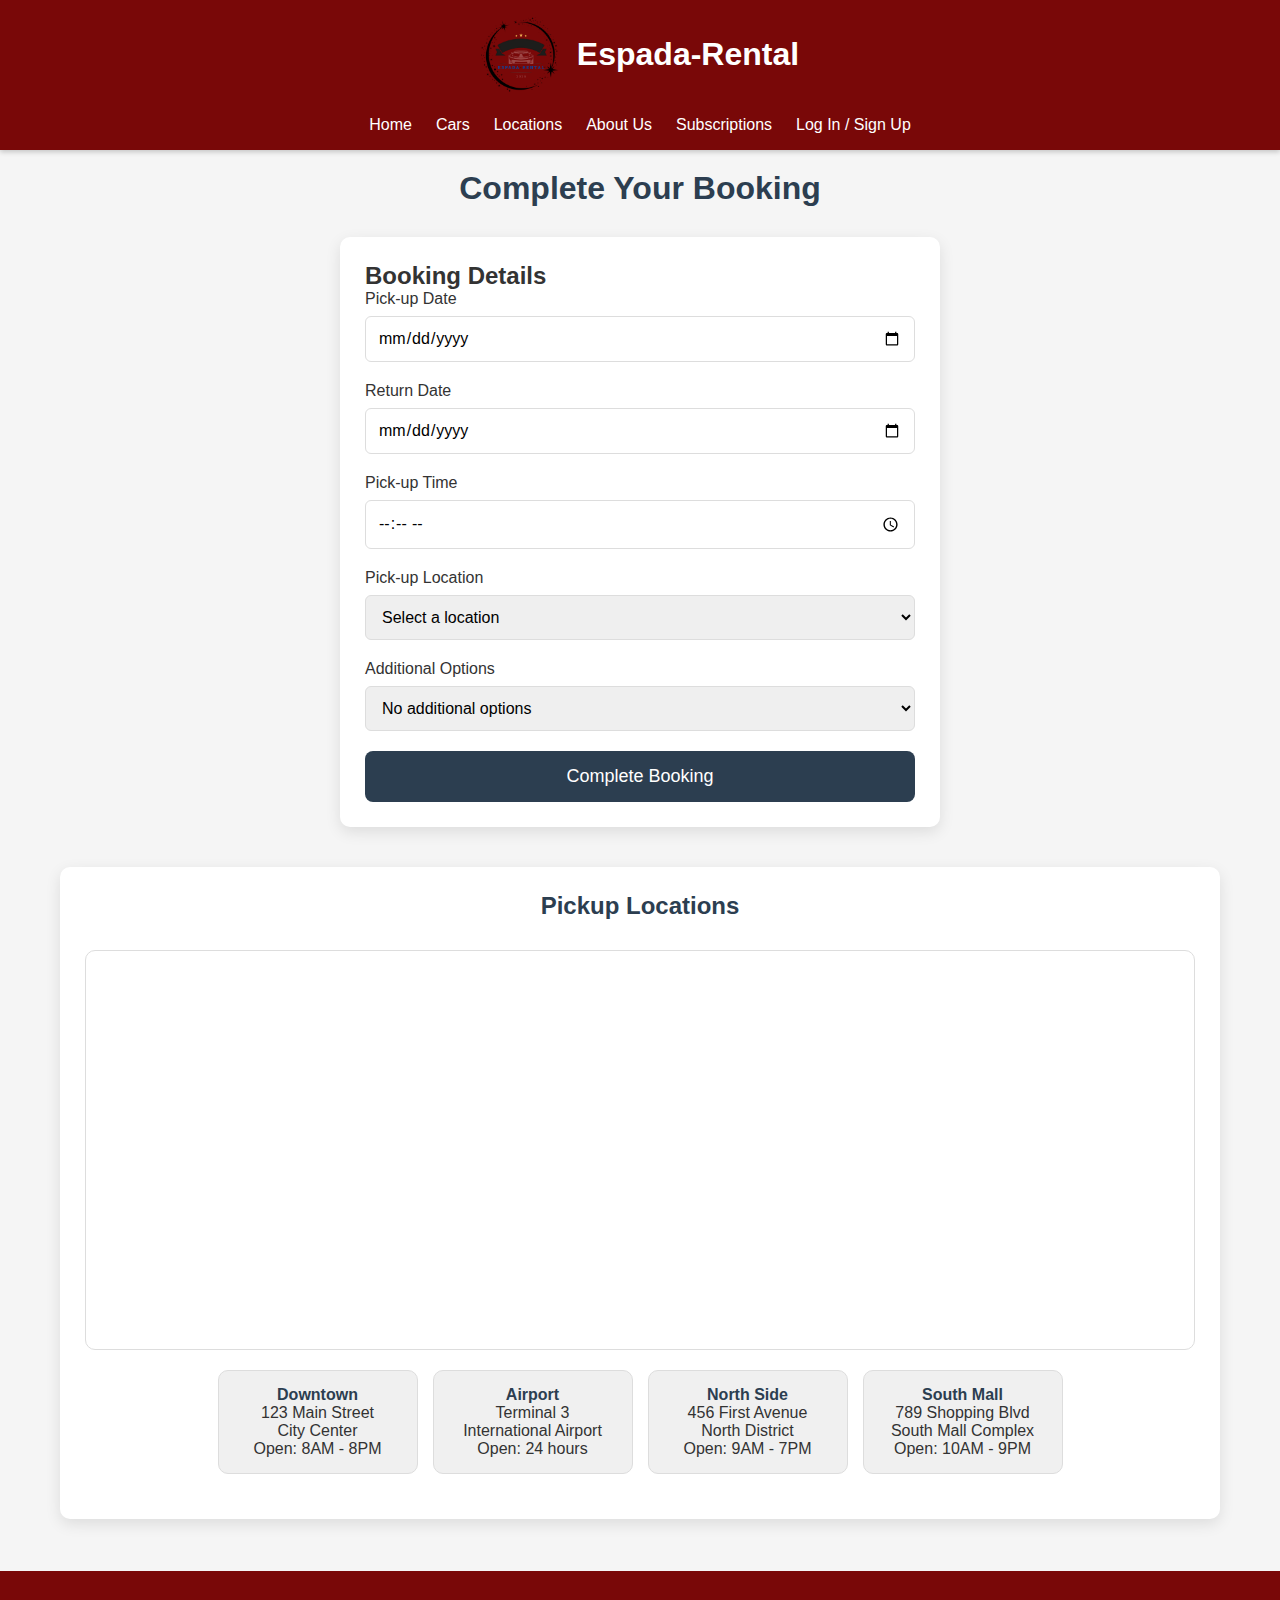
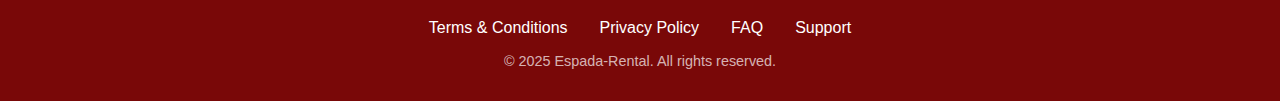
<file: html/book.html>
<!DOCTYPE html>
<html lang="en">
<head>
    <meta charset="UTF-8">
    <meta name="viewport" content="width=device-width, initial-scale=1.0">
    <!-- Top -->
    <link rel="icon" type="image/png" href="../Pictures/top.jpg">
    <link rel="stylesheet" href="../css/book.css">
    <title>Book Your Car - Espada-Rental</title>
</head>
<body>
    <!-- Site header with navigation -->
    <header>
        <div class="logo-container">
            <a href="../html/index.html">
                <img src="../Pictures/Logo.png" alt="Espada-Rental Logo" class="logo-img">
            </a>
            <div class="logo">Espada-Rental</div>
        </div>
        <nav>
            <a href="../html/index.html">Home</a>
            <a href="../html/index.html#cars">Cars</a>
            <a href="https://maps.google.com/maps/?entry=wc">Locations</a>
            <a href="#">About Us</a>
            <a href="../html/subs.html">Subscriptions</a>
            <a href="../html/signIn.html">Log In / Sign Up</a>
        </nav>
    </header>
    
    <div class="booking-container">
        <h1 class="section-title">Complete Your Booking</h1>

        <!-- Main booking form -->
        <div class="booking-form">
            <h2>Booking Details</h2>
            <form action="confirmation.html" method="get">
                <div class="form-group">
                    <label for="pickup-date">Pick-up Date</label>
                    <input type="date" id="pickup-date" name="pickup-date" required>
                </div>
                
                <div class="form-group">
                    <label for="return-date">Return Date</label>
                    <input type="date" id="return-date" name="return-date" required>
                </div>
                
                <div class="form-group">
                    <label for="pickup-time">Pick-up Time</label>
                    <input type="time" id="pickup-time" name="pickup-time" required>
                </div>
                
                <div class="form-group">
                    <label for="pickup-location">Pick-up Location</label>
                    <select id="pickup-location" name="pickup-location" required>
                        <option value="">Select a location</option>
                        <option value="downtown">Downtown - City Center</option>
                        <option value="airport">Airport Terminal</option>
                        <option value="north">North Side - Main Street</option>
                        <option value="south">South Mall - Shopping Center</option>
                    </select>
                </div>
                
                <div class="form-group">
                    <label for="additional">Additional Options</label>
                    <select id="additional" name="additional">
                        <option value="none">No additional options</option>
                        <option value="insurance">Full Insurance (+$25/day)</option>
                        <option value="gps">GPS Navigation (+$5/day)</option>
                        <option value="child">Child Seat (+$8/day)</option>
                        <option value="all">All options (+$35/day)</option>
                    </select>
                </div>
                <a href="../html/sucbook.html" class="complete-booking" style="display: block; text-decoration: none; text-align: center;">Complete Booking</a>
            </form>
        </div>
        
        <!-- Map and locations section -->
        <div class="map-section">
            <h2 class="section-title">Pickup Locations</h2>
            
            <div class="map-container">
                <iframe src="https://www.google.com/maps/embed?pb=!1m18!1m12!1m3!1d94394.14503904444!2d27.40075999451096!3d42.50481826129321!2m3!1f0!2f0!3f0!3m2!1i1024!2i768!4f13.1!3m3!1m2!1s0x40a69238f6e94ef1%3A0x400fdd18c7b7140!2sBurgas%2C%20Bulgaria!5e0!3m2!1sen!2sus!4v1714840642015!5m2!1sen!2sus" allowfullscreen="" loading="lazy" referrerpolicy="no-referrer-when-downgrade" allowfullscreen="" loading="lazy" referrerpolicy="no-referrer-when-downgrade"></iframe>
            </div>
            
            <!-- Location options boxes -->
            <div class="location-options">
                <div class="location-box">
                    <h4>Downtown</h4>
                    <p>123 Main Street</p>
                    <p>City Center</p>
                    <p>Open: 8AM - 8PM</p>
                </div>
                
                <div class="location-box">
                    <h4>Airport</h4>
                    <p>Terminal 3</p>
                    <p>International Airport</p>
                    <p>Open: 24 hours</p>
                </div>
                
                <div class="location-box">
                    <h4>North Side</h4>
                    <p>456 First Avenue</p>
                    <p>North District</p>
                    <p>Open: 9AM - 7PM</p>
                </div>
                
                <div class="location-box">
                    <h4>South Mall</h4>
                    <p>789 Shopping Blvd</p>
                    <p>South Mall Complex</p>
                    <p>Open: 10AM - 9PM</p>
                </div>
            </div>
        </div>
    </div>
    
    <!-- Site footer -->
    <footer>
        <div class="footer-links">
            <a href="#">Terms & Conditions</a>
            <a href="#">Privacy Policy</a>
            <a href="#">FAQ</a>
            <a href="#">Support</a>
        </div>
        <p class="copyright">© 2025 Espada-Rental. All rights reserved.</p>
    </footer>
</body>
</html>
</file>
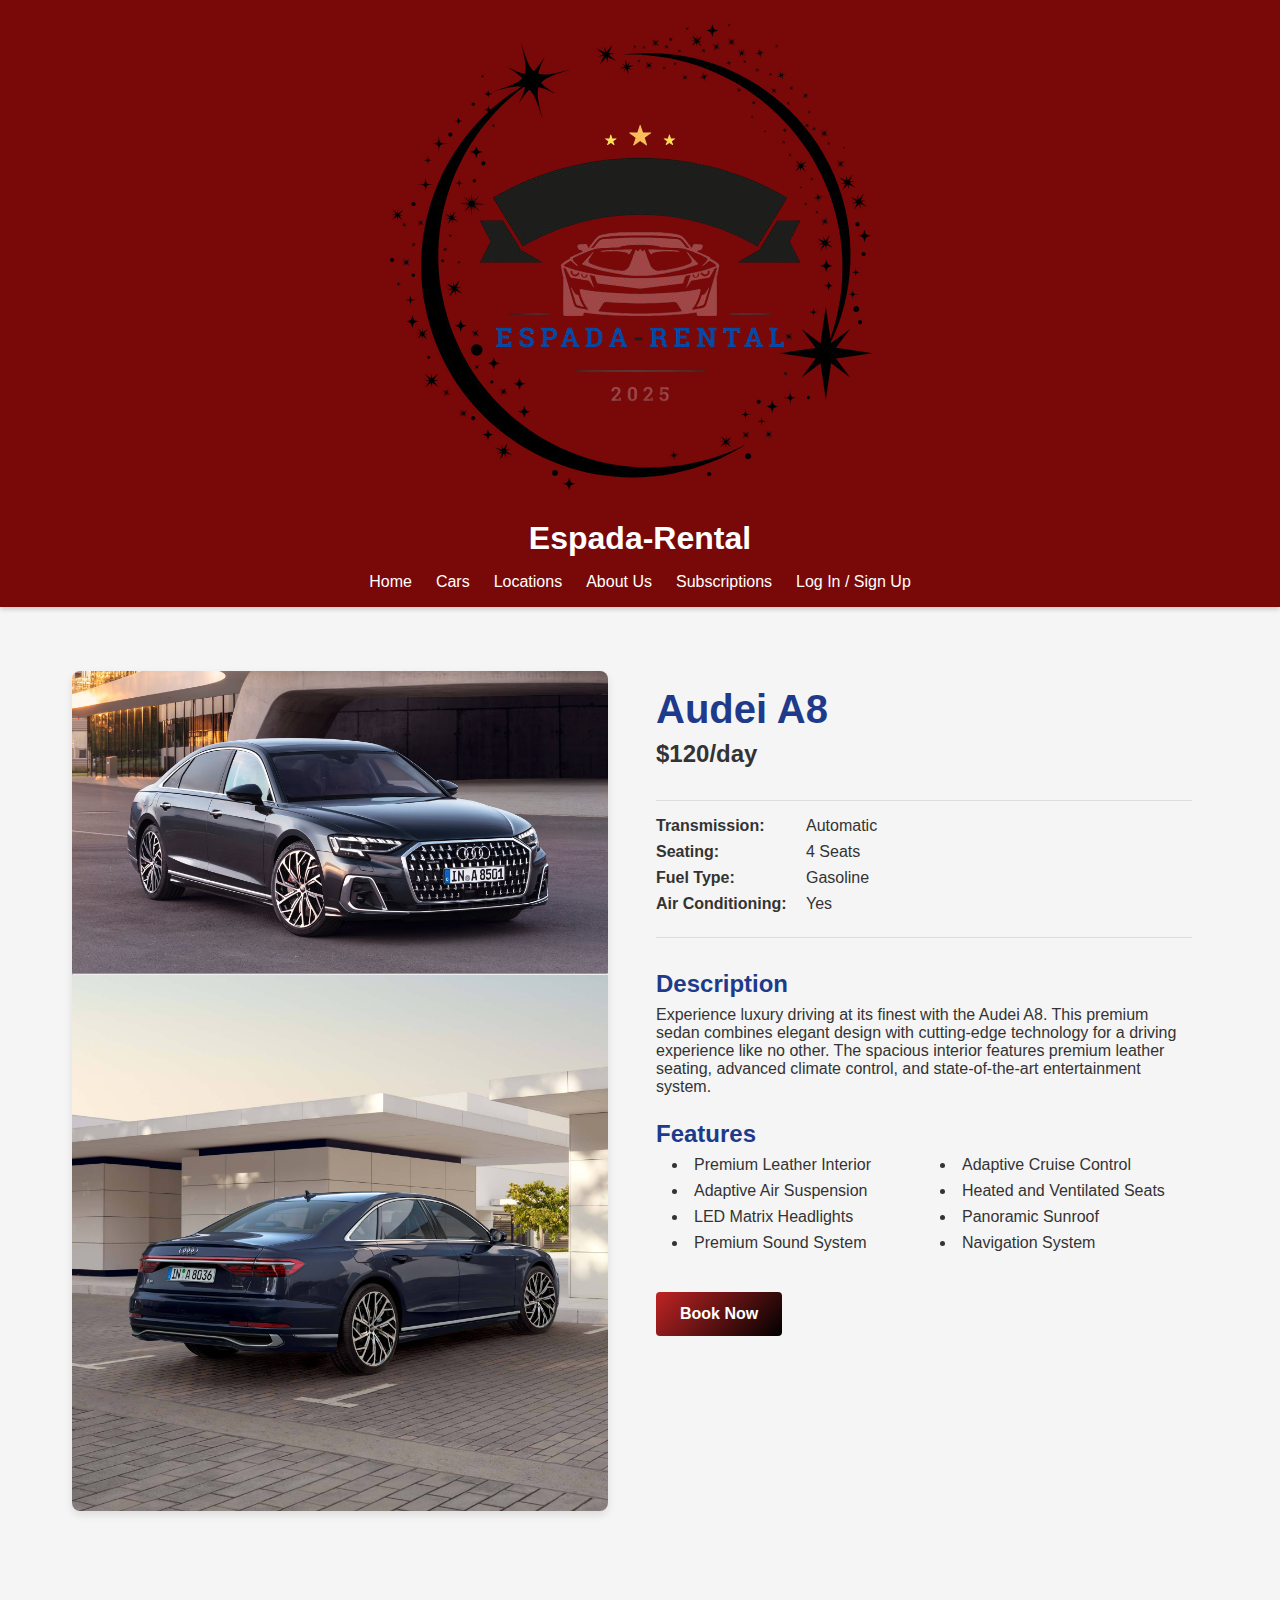
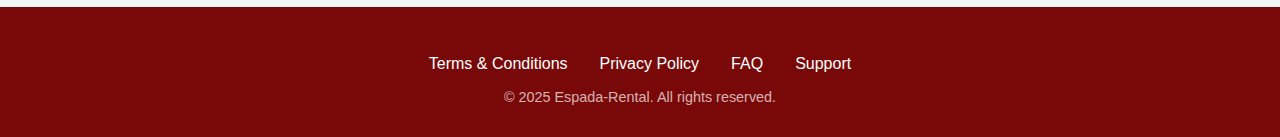
<file: html/car1.html>
<!DOCTYPE html>
<html lang="en">
<head>
    <meta charset="UTF-8">
    <meta name="viewport" content="width=device-width, initial-scale=1.0">
    <!-- Top -->
    <link rel="icon" type="image/png" href="../Pictures/top.jpg">
    <link rel="stylesheet" href="../css/car1.css">
    <title>Audei A8 - Espada-Rental</title>
</head>
<body>
    <header>
        <div class="logo-container">
            <a href="../html/index.html">
                <img src="../Pictures/Logo.png" alt="Espada-Rental Logo" class="logo-img">
            </a>
            <div class="logo">Espada-Rental</div>
        </div>
        <nav>
            <a href="../html/index.html">Home</a>
            <a href="../html/index.html#cars">Cars</a>
            <a href="https://maps.google.com/maps/?entry=wc">Locations</a>
            <a href="#">About Us</a>
            <a href="../html/subs.html">Subscriptions</a>
            <a href="../html/signIn.html">Log In / Sign Up</a>
        </nav>
    </header>
    
    <div class="container">
        <div class="car-detail">
            <div class="car-detail-img">
                <img src="../Pictures/aud1.avif" alt="Audi A8">
                <hr>
                <img src="../Pictures/aud2.jpg" alt="Audi A8">
            </div>
            
            <div class="car-detail-info">
                <h1>Audei A8</h1>
                <p class="car-price">$120/day</p>
                
                <div class="car-specs">
                    <div class="spec-item">
                        <span class="spec-label">Transmission:</span>
                        <span class="spec-value">Automatic</span>
                    </div>
                    <div class="spec-item">
                        <span class="spec-label">Seating:</span>
                        <span class="spec-value">4 Seats</span>
                    </div>
                    <div class="spec-item">
                        <span class="spec-label">Fuel Type:</span>
                        <span class="spec-value">Gasoline</span>
                    </div>
                    <div class="spec-item">
                        <span class="spec-label">Air Conditioning:</span>
                        <span class="spec-value">Yes</span>
                    </div>
                </div>
                
                <div class="car-description">
                    <h2>Description</h2>
                    <p>Experience luxury driving at its finest with the Audei A8. This premium sedan combines elegant design with cutting-edge technology for a driving experience like no other. The spacious interior features premium leather seating, advanced climate control, and state-of-the-art entertainment system.</p>
                    
                    <h2>Features</h2>
                    <ul class="features-list">
                        <li>Premium Leather Interior</li>
                        <li>Adaptive Air Suspension</li>
                        <li>LED Matrix Headlights</li>
                        <li>Premium Sound System</li>
                        <li>Adaptive Cruise Control</li>
                        <li>Heated and Ventilated Seats</li>
                        <li>Panoramic Sunroof</li>
                        <li>Navigation System</li>
                    </ul>
                </div>
                
                <div class="booking-action">
                    <a href="../html/book.html" class="btn">Book Now</a>
                </div>
            </div>
        </div>
    </div>
    
    <footer>
        <div class="footer-links">
            <a href="#">Terms & Conditions</a>
            <a href="#">Privacy Policy</a>
            <a href="#">FAQ</a>
            <a href="../html/support.html">Support</a>
        </div>
        <p class="copyright">© 2025 Espada-Rental. All rights reserved.</p>
    </footer>
</body>
</html>
</file>
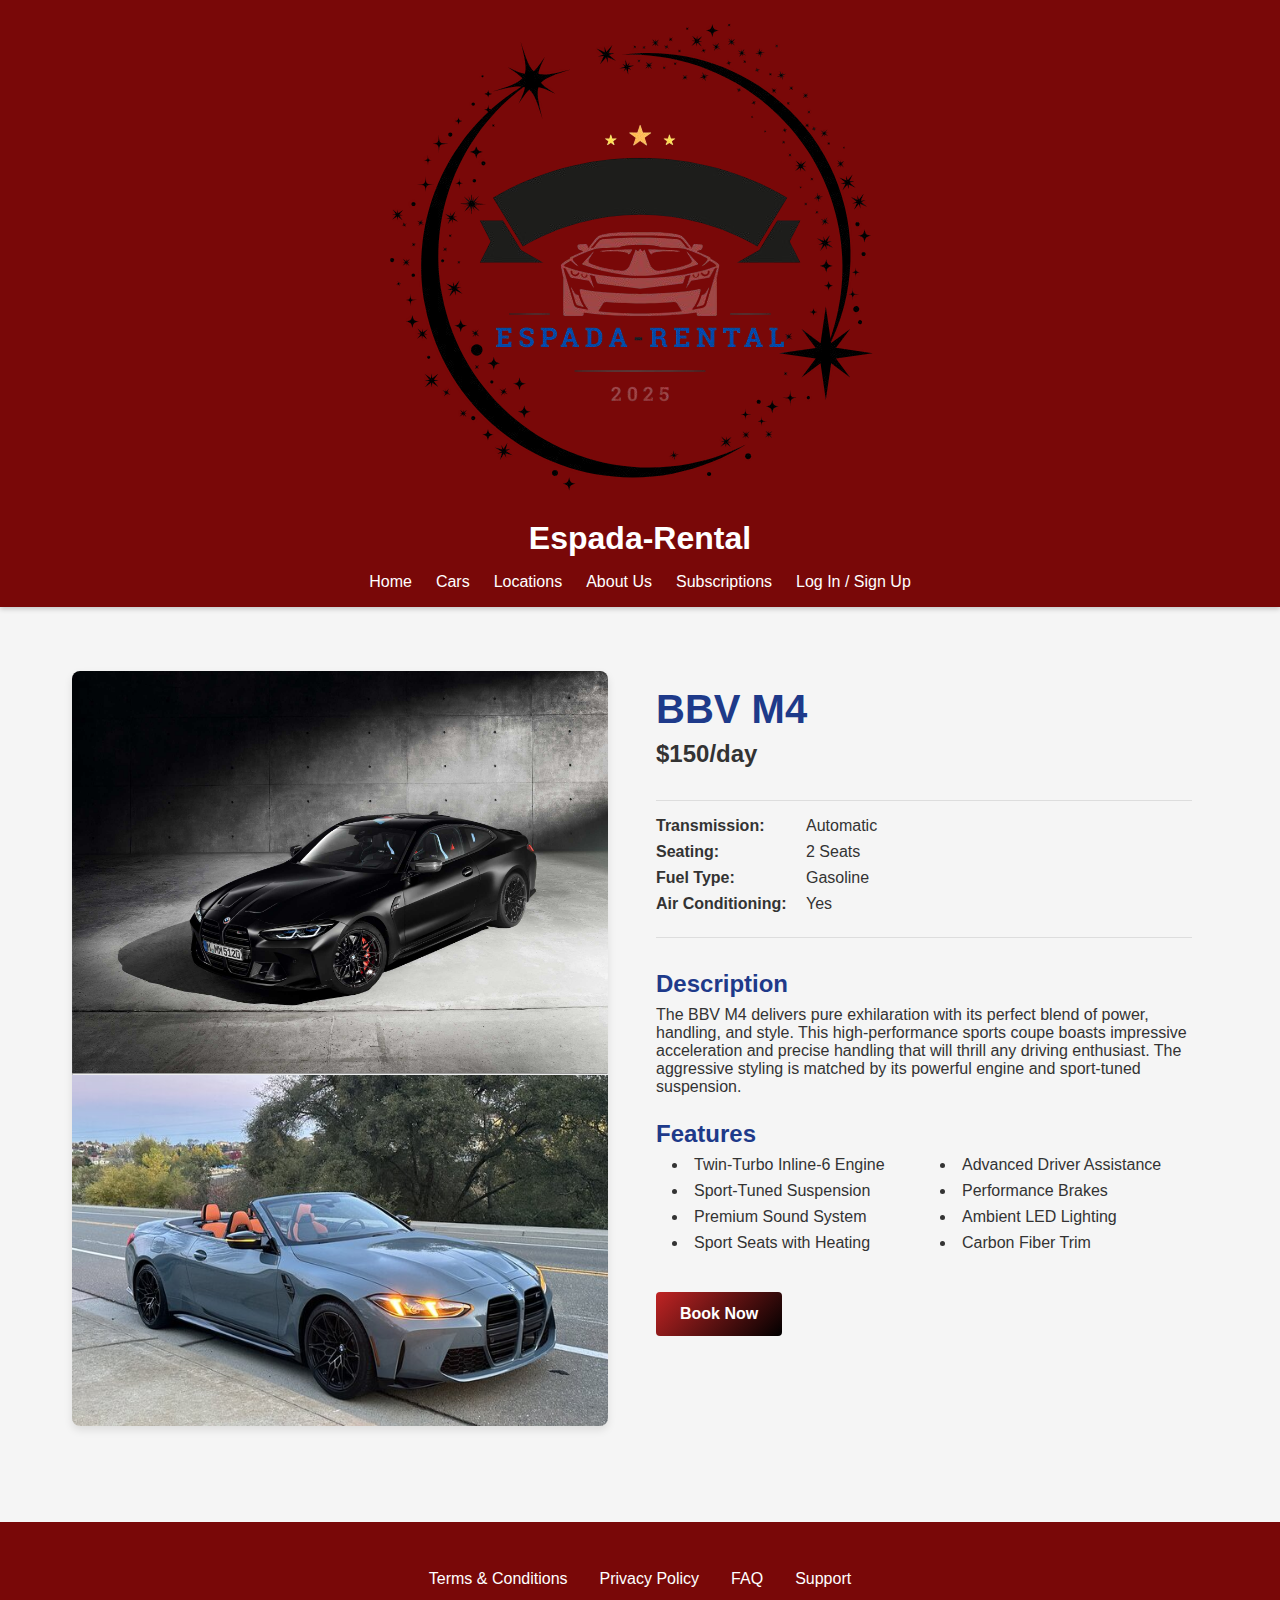
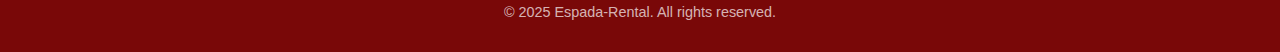
<file: html/car2.html>
<!DOCTYPE html>
<html lang="en">
<head>
    <meta charset="UTF-8">
    <meta name="viewport" content="width=device-width, initial-scale=1.0">
    <!-- Top -->
    <link rel="icon" type="image/png" href="../Pictures/top.jpg">
    <link rel="stylesheet" href="../css/car2.css">
    <title>BBV M4 - Espada-Rental</title>
</head>
<body>
    <header>
        <div class="logo-container">
            <a href="../html/index.html">
                <img src="../Pictures/Logo.png" alt="Espada-Rental Logo" class="logo-img">
            </a>
            <div class="logo">Espada-Rental</div>
        </div>
        <nav>
            <a href="../html/index.html">Home</a>
            <a href="../html/index.html#cars">Cars</a>
            <a href="https://maps.google.com/maps/?entry=wc">Locations</a>
            <a href="#">About Us</a>
            <a href="../html/subs.html">Subscriptions</a>
            <a href="../html/signIn.html">Log In / Sign Up</a>
        </nav>
    </header>
    
    <div class="container">
        <div class="car-detail">
            <div class="car-detail-img">
                <img src="../Pictures/bmw1.jpg" alt="BMW M4">
                <hr>
                <img src="../Pictures/bmw2.jpg" alt="BMW M4">
            </div>
            
            <div class="car-detail-info">
                <h1>BBV M4</h1>
                <p class="car-price">$150/day</p>
                
                <div class="car-specs">
                    <div class="spec-item">
                        <span class="spec-label">Transmission:</span>
                        <span class="spec-value">Automatic</span>
                    </div>
                    <div class="spec-item">
                        <span class="spec-label">Seating:</span>
                        <span class="spec-value">2 Seats</span>
                    </div>
                    <div class="spec-item">
                        <span class="spec-label">Fuel Type:</span>
                        <span class="spec-value">Gasoline</span>
                    </div>
                    <div class="spec-item">
                        <span class="spec-label">Air Conditioning:</span>
                        <span class="spec-value">Yes</span>
                    </div>
                </div>
                
                <div class="car-description">
                    <h2>Description</h2>
                    <p>The BBV M4 delivers pure exhilaration with its perfect blend of power, handling, and style. This high-performance sports coupe boasts impressive acceleration and precise handling that will thrill any driving enthusiast. The aggressive styling is matched by its powerful engine and sport-tuned suspension.</p>
                    
                    <h2>Features</h2>
                    <ul class="features-list">
                        <li>Twin-Turbo Inline-6 Engine</li>
                        <li>Sport-Tuned Suspension</li>
                        <li>Premium Sound System</li>
                        <li>Sport Seats with Heating</li>
                        <li>Advanced Driver Assistance</li>
                        <li>Performance Brakes</li>
                        <li>Ambient LED Lighting</li>
                        <li>Carbon Fiber Trim</li>
                    </ul>
                </div>
                
                <div class="booking-action">
                    <a href="../html/book.html" class="btn">Book Now</a>
                </div>
            </div>
        </div>
    </div>
    
    <footer>
        <div class="footer-links">
            <a href="#">Terms & Conditions</a>
            <a href="#">Privacy Policy</a>
            <a href="#">FAQ</a>
            <a href="../html/support.html">Support</a>
        </div>
        <p class="copyright">© 2025 Espada-Rental. All rights reserved.</p>
    </footer>
</body>
</html>
</file>
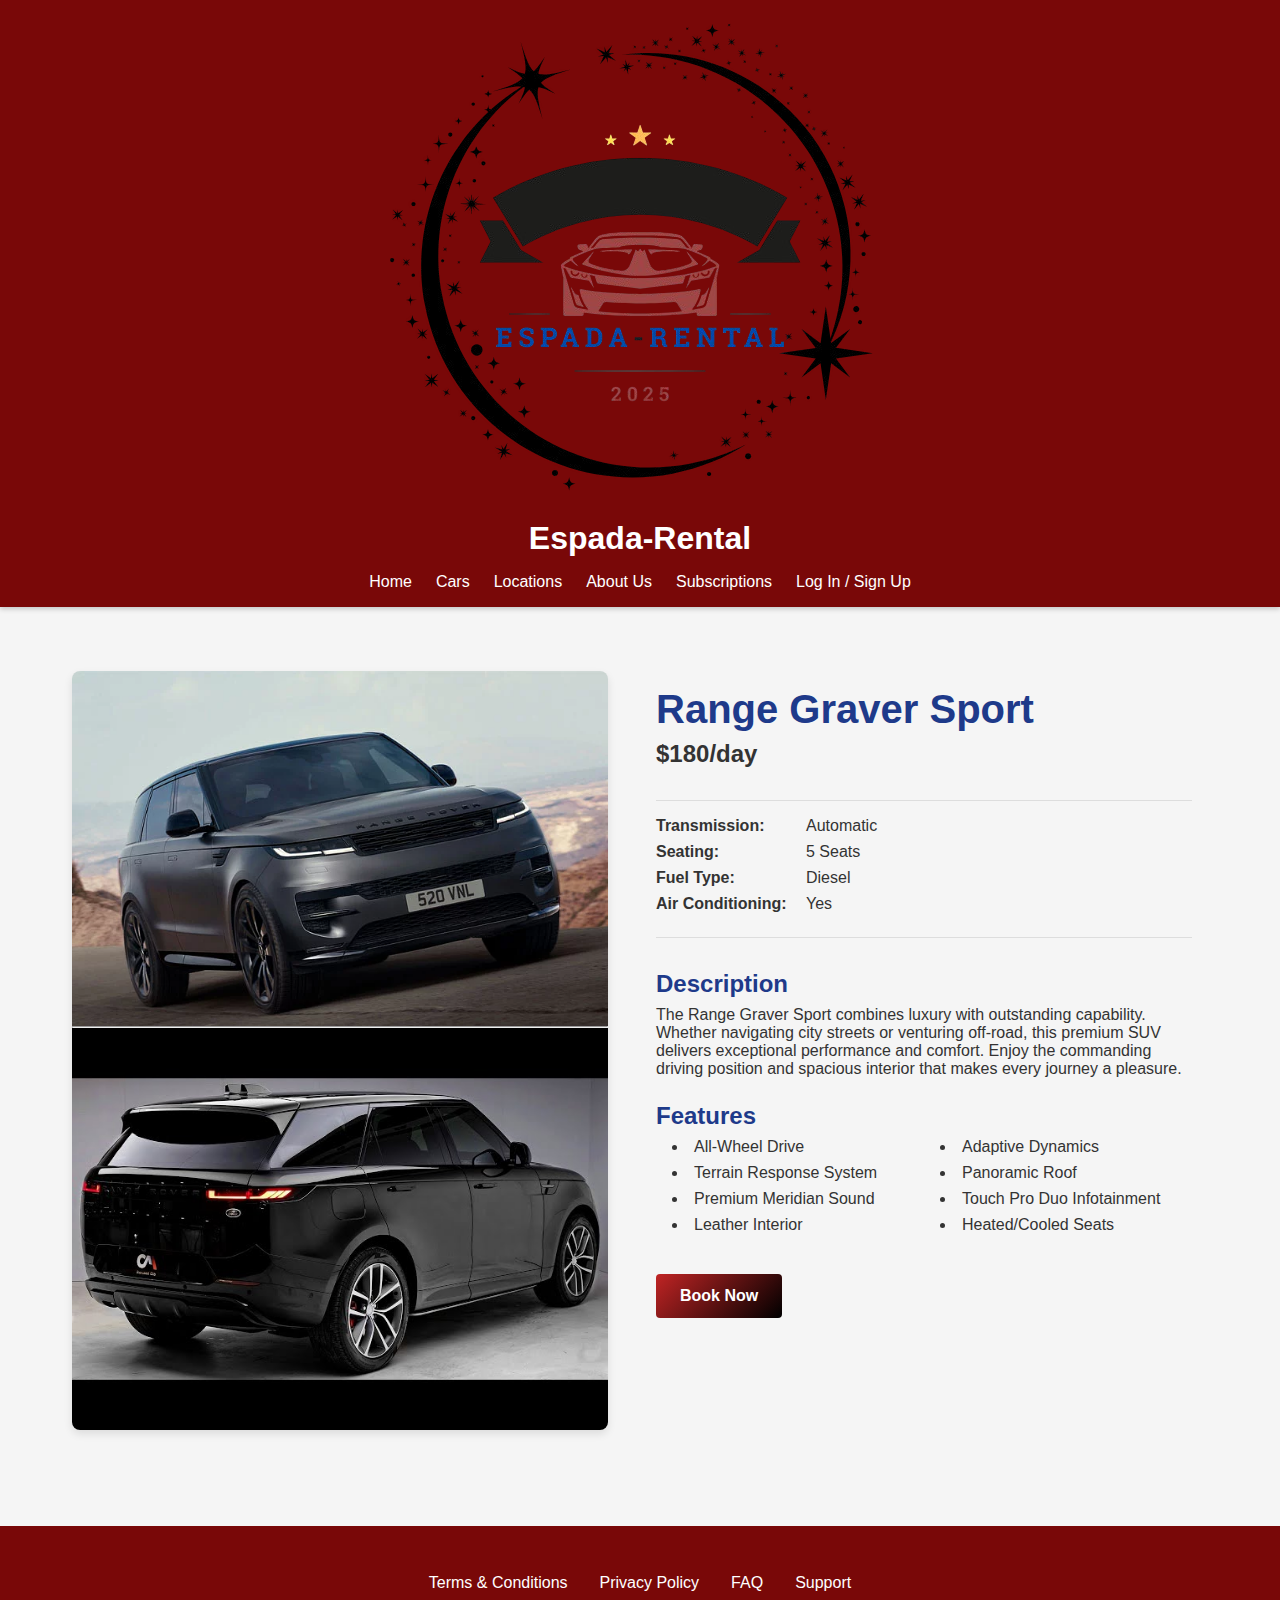
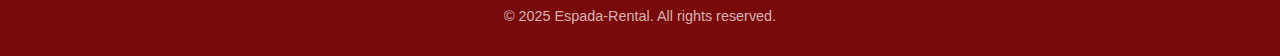
<file: html/car3.html>
<!DOCTYPE html>
<html lang="en">
<head>
    <meta charset="UTF-8">
    <meta name="viewport" content="width=device-width, initial-scale=1.0">
    <!-- Top -->
    <link rel="icon" type="image/png" href="../Pictures/top.jpg">
    <link rel="stylesheet" href="../css/car3.css">
    <title>Range Graver Sport - Espada-Rental</title>
</head>
<body>
    <header>
        <div class="logo-container">
            <a href="../html/index.html">
                <img src="../Pictures/Logo.png" alt="Espada-Rental Logo" class="logo-img">
            </a>
            <div class="logo">Espada-Rental</div>
        </div>
        <nav>
            <a href="../html/index.html">Home</a>
            <a href="../html/index.html#cars">Cars</a>
            <a href="https://maps.google.com/maps/?entry=wc">Locations</a>
            <a href="#">About Us</a>
            <a href="../html/subs.html">Subscriptions</a>
            <a href="../html/signIn.html">Log In / Sign Up</a>
        </nav>
    </header>
    
    <div class="container">
        <div class="car-detail">
            <div class="car-detail-img">
                <img src="../Pictures/rr1.webp" alt="Range Rover Sport">
                <hr>
                <img src="../Pictures/rr2.jpg" alt="Range Rover Sport">
            </div>
            
            <div class="car-detail-info">
                <h1>Range Graver Sport</h1>
                <p class="car-price">$180/day</p>
                
                <div class="car-specs">
                    <div class="spec-item">
                        <span class="spec-label">Transmission:</span>
                        <span class="spec-value">Automatic</span>
                    </div>
                    <div class="spec-item">
                        <span class="spec-label">Seating:</span>
                        <span class="spec-value">5 Seats</span>
                    </div>
                    <div class="spec-item">
                        <span class="spec-label">Fuel Type:</span>
                        <span class="spec-value">Diesel</span>
                    </div>
                    <div class="spec-item">
                        <span class="spec-label">Air Conditioning:</span>
                        <span class="spec-value">Yes</span>
                    </div>
                </div>
                
                <div class="car-description">
                    <h2>Description</h2>
                    <p>The Range Graver Sport combines luxury with outstanding capability. Whether navigating city streets or venturing off-road, this premium SUV delivers exceptional performance and comfort. Enjoy the commanding driving position and spacious interior that makes every journey a pleasure.</p>
                    
                    <h2>Features</h2>
                    <ul class="features-list">
                        <li>All-Wheel Drive</li>
                        <li>Terrain Response System</li>
                        <li>Premium Meridian Sound</li>
                        <li>Leather Interior</li>
                        <li>Adaptive Dynamics</li>
                        <li>Panoramic Roof</li>
                        <li>Touch Pro Duo Infotainment</li>
                        <li>Heated/Cooled Seats</li>
                    </ul>
                </div>
                
                <div class="booking-action">
                    <a href="../html/book.html" class="btn">Book Now</a>
                </div>
            </div>
        </div>
    </div>
    
    <footer>
        <div class="footer-links">
            <a href="#">Terms & Conditions</a>
            <a href="#">Privacy Policy</a>
            <a href="#">FAQ</a>
            <a href="../html/support.html">Support</a>
        </div>
        <p class="copyright">© 2025 Espada-Rental. All rights reserved.</p>
    </footer>
</body>
</html>
</file>
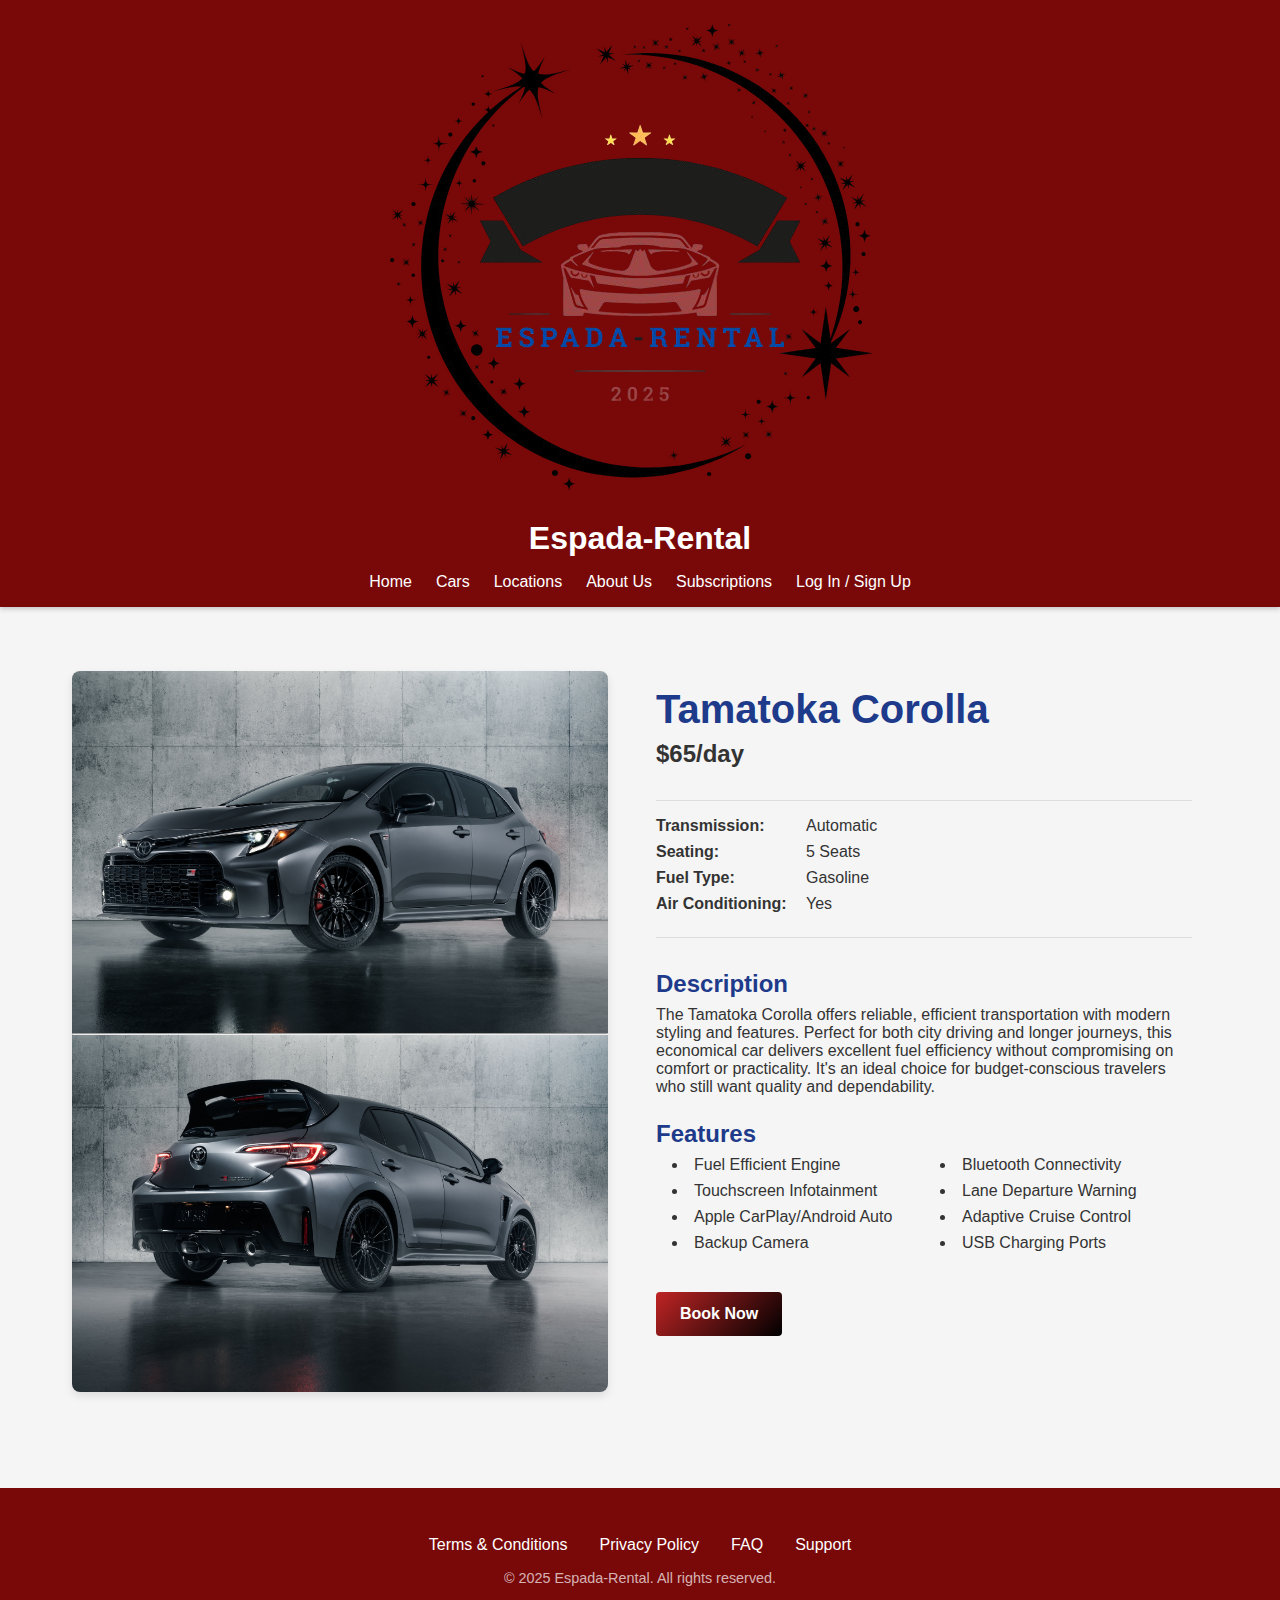
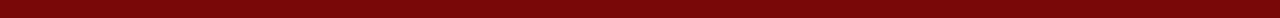
<file: html/car4.html>
<!DOCTYPE html>
<html lang="en">
<head>
    <meta charset="UTF-8">
    <meta name="viewport" content="width=device-width, initial-scale=1.0">
    <!-- Top -->
    <link rel="icon" type="image/png" href="../Pictures/top.jpg">
    <link rel="stylesheet" href="../css/car4.css">
    <title>Tamatoka Corolla - Espada-Rental</title>
</head>
<body>
    <header>
        <div class="logo-container">
            <a href="../html/index.html">
                <img src="../Pictures/Logo.png" alt="Espada-Rental Logo" class="logo-img">
            </a>
            <div class="logo">Espada-Rental</div>
        </div>
        <nav>
            <a href="../html/index.html">Home</a>
            <a href="../html/index.html#cars">Cars</a>
            <a href="https://maps.google.com/maps/?entry=wc">Locations</a>
            <a href="#">About Us</a>
            <a href="../html/subs.html">Subscriptions</a>
            <a href="../html/signIn.html">Log In / Sign Up</a>
        </nav>
    </header>
    
    <div class="container">
        <div class="car-detail">
            <div class="car-detail-img">
                <img src="../Pictures/ty1.jpg" alt="Toyota Corolla">
                <hr>
                <img src="../Pictures/ty2.jpg" alt="Toyota Corolla">
            </div>
            
            <div class="car-detail-info">
                <h1>Tamatoka Corolla</h1>
                <p class="car-price">$65/day</p>
                
                <div class="car-specs">
                    <div class="spec-item">
                        <span class="spec-label">Transmission:</span>
                        <span class="spec-value">Automatic</span>
                    </div>
                    <div class="spec-item">
                        <span class="spec-label">Seating:</span>
                        <span class="spec-value">5 Seats</span>
                    </div>
                    <div class="spec-item">
                        <span class="spec-label">Fuel Type:</span>
                        <span class="spec-value">Gasoline</span>
                    </div>
                    <div class="spec-item">
                        <span class="spec-label">Air Conditioning:</span>
                        <span class="spec-value">Yes</span>
                    </div>
                </div>
                
                <div class="car-description">
                    <h2>Description</h2>
                    <p>The Tamatoka Corolla offers reliable, efficient transportation with modern styling and features. Perfect for both city driving and longer journeys, this economical car delivers excellent fuel efficiency without compromising on comfort or practicality. It's an ideal choice for budget-conscious travelers who still want quality and dependability.</p>
                    
                    <h2>Features</h2>
                    <ul class="features-list">
                        <li>Fuel Efficient Engine</li>
                        <li>Touchscreen Infotainment</li>
                        <li>Apple CarPlay/Android Auto</li>
                        <li>Backup Camera</li>
                        <li>Bluetooth Connectivity</li>
                        <li>Lane Departure Warning</li>
                        <li>Adaptive Cruise Control</li>
                        <li>USB Charging Ports</li>
                    </ul>
                </div>
                
                <div class="booking-action">
                    <a href="../html/book.html" class="btn">Book Now</a>
                </div>
            </div>
        </div>
    </div>
    
    <footer>
        <div class="footer-links">
            <a href="#">Terms & Conditions</a>
            <a href="#">Privacy Policy</a>
            <a href="#">FAQ</a>
            <a href="../html/support.html">Support</a>
        </div>
        <p class="copyright">© 2025 Espada-Rental. All rights reserved.</p>
    </footer>
</body>
</html>
</file>
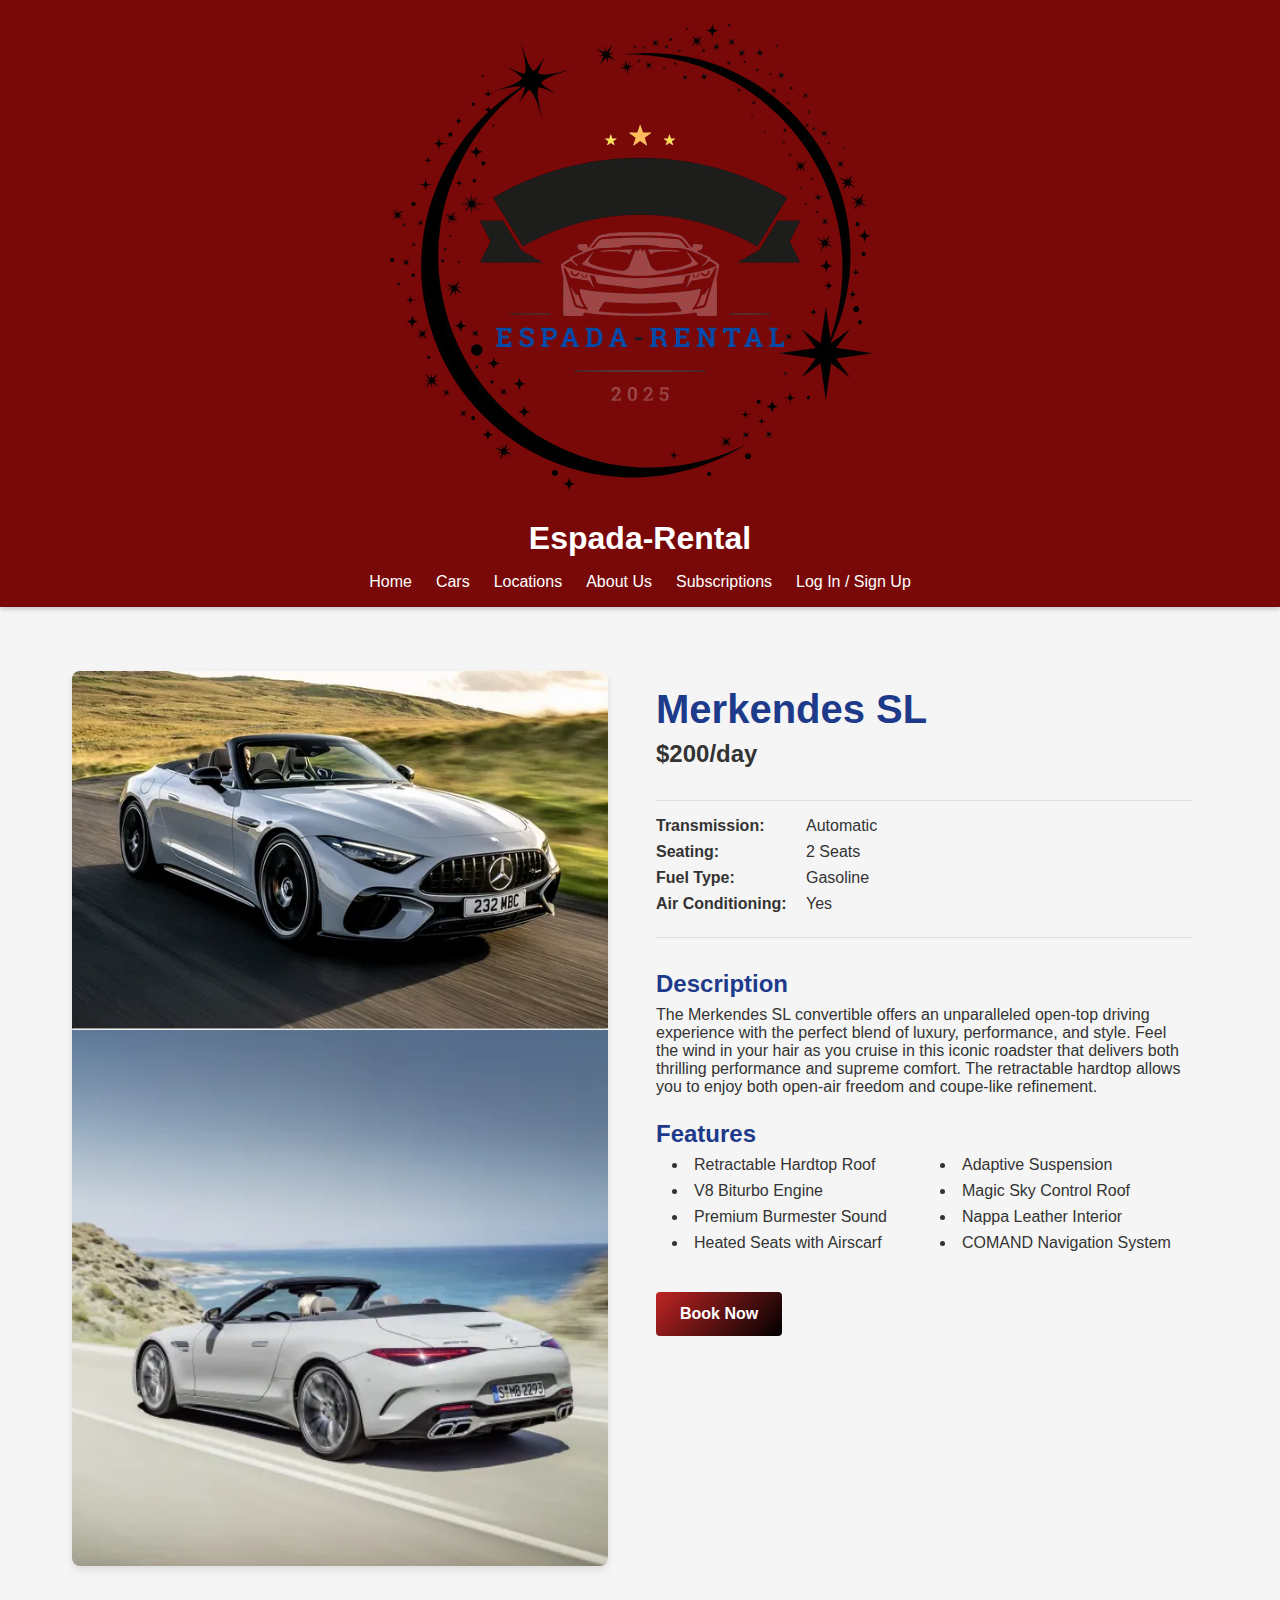
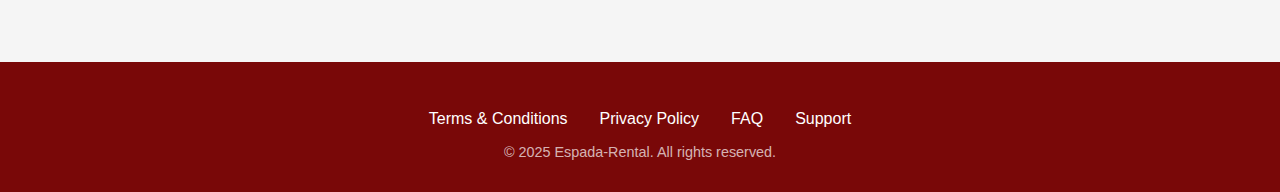
<file: html/car5.html>
<!DOCTYPE html>
<html lang="en">
<head>
    <meta charset="UTF-8">
    <meta name="viewport" content="width=device-width, initial-scale=1.0">
    <!-- Top -->
    <link rel="icon" type="image/png" href="../Pictures/top.jpg">
    <link rel="stylesheet" href="../css/car5.css">
    <title>Merkendes SL - Espada-Rental</title>
</head>
<body>
    <header>
        <div class="logo-container">
            <a href="../html/index.html">
                <img src="../Pictures/Logo.png" alt="Espada-Rental Logo" class="logo-img">
            </a>
            <div class="logo">Espada-Rental</div>
        </div>
        <nav>
            <a href="../html/index.html">Home</a>
            <a href="../html/index.html#cars">Cars</a>
            <a href="https://maps.google.com/maps/?entry=wc">Locations</a>
            <a href="#">About Us</a>
            <a href="../html/subs.html">Subscriptions</a>
            <a href="../html/signIn.html">Log In / Sign Up</a>
        </nav>
    </header>
    
    <div class="container">
        <div class="car-detail">
            <div class="car-detail-img">
                <img src="../Pictures/merc1.webp" alt="Mercedes SL">
                <hr>
                <img src="../Pictures/mc2.jpg" alt="Mercedes SL">
            </div>
            
            <div class="car-detail-info">
                <h1>Merkendes SL</h1>
                <p class="car-price">$200/day</p>
                
                <div class="car-specs">
                    <div class="spec-item">
                        <span class="spec-label">Transmission:</span>
                        <span class="spec-value">Automatic</span>
                    </div>
                    <div class="spec-item">
                        <span class="spec-label">Seating:</span>
                        <span class="spec-value">2 Seats</span>
                    </div>
                    <div class="spec-item">
                        <span class="spec-label">Fuel Type:</span>
                        <span class="spec-value">Gasoline</span>
                    </div>
                    <div class="spec-item">
                        <span class="spec-label">Air Conditioning:</span>
                        <span class="spec-value">Yes</span>
                    </div>
                </div>
                
                <div class="car-description">
                    <h2>Description</h2>
                    <p>The Merkendes SL convertible offers an unparalleled open-top driving experience with the perfect blend of luxury, performance, and style. Feel the wind in your hair as you cruise in this iconic roadster that delivers both thrilling performance and supreme comfort. The retractable hardtop allows you to enjoy both open-air freedom and coupe-like refinement.</p>
                    
                    <h2>Features</h2>
                    <ul class="features-list">
                        <li>Retractable Hardtop Roof</li>
                        <li>V8 Biturbo Engine</li>
                        <li>Premium Burmester Sound</li>
                        <li>Heated Seats with Airscarf</li>
                        <li>Adaptive Suspension</li>
                        <li>Magic Sky Control Roof</li>
                        <li>Nappa Leather Interior</li>
                        <li>COMAND Navigation System</li>
                    </ul>
                </div>
                
                <div class="booking-action">
                    <a href="../html/book.html" class="btn">Book Now</a>
                </div>
            </div>
        </div>
    </div>
    
    <footer>
        <div class="footer-links">
            <a href="#">Terms & Conditions</a>
            <a href="#">Privacy Policy</a>
            <a href="#">FAQ</a>
            <a href="../html/support.html">Support</a>
        </div>
        <p class="copyright">© 2025 Espada-Rental. All rights reserved.</p>
    </footer>
</body>
</html>
</file>
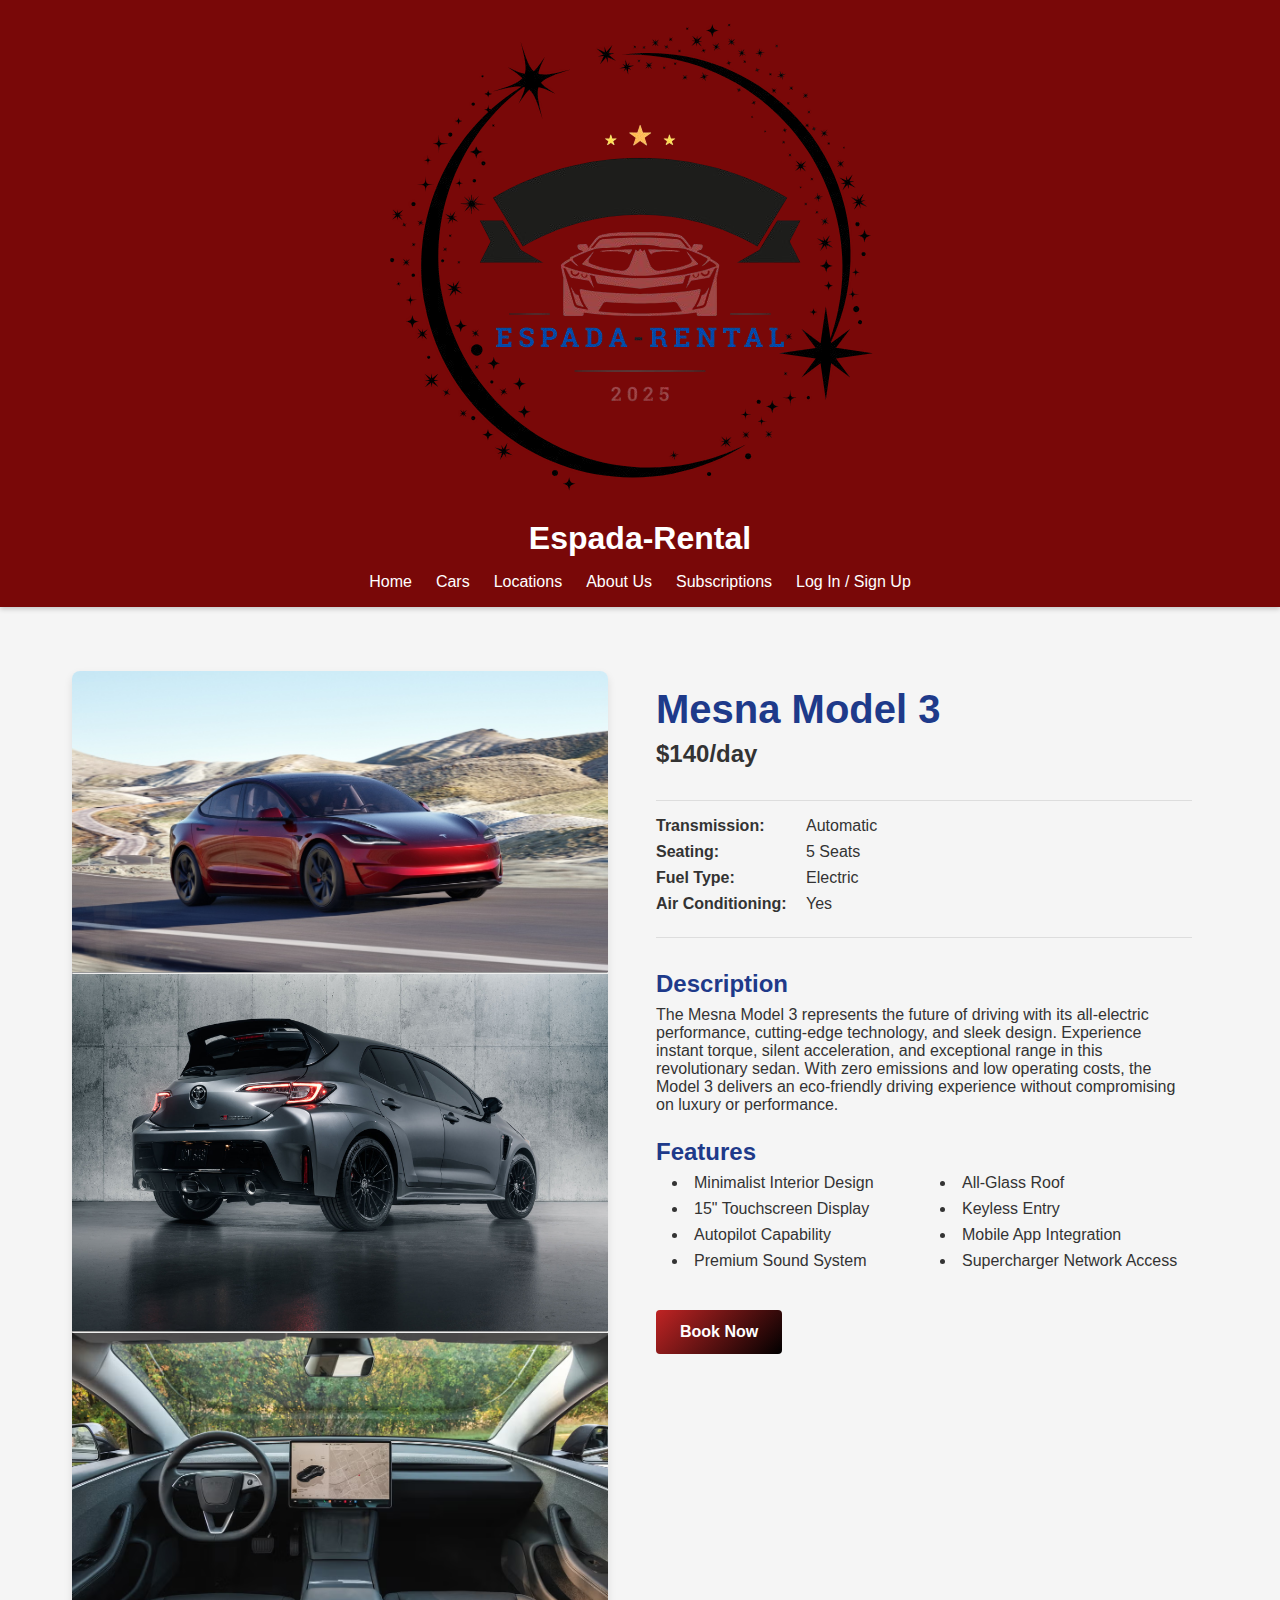
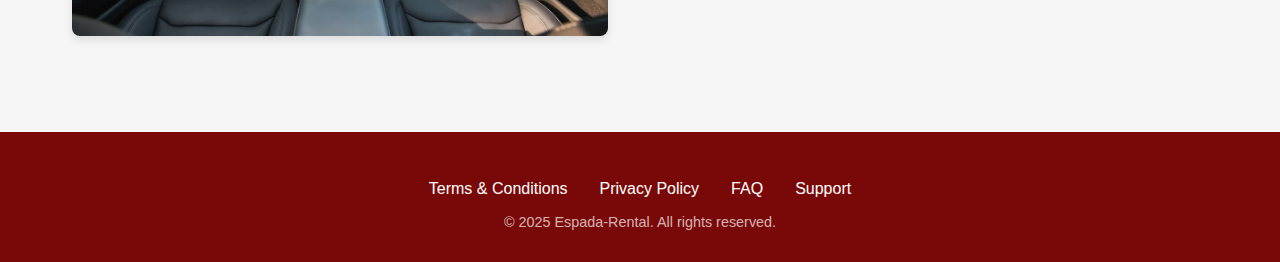
<file: html/car6.html>
<!DOCTYPE html>
<html lang="en">
<head>
    <meta charset="UTF-8">
    <meta name="viewport" content="width=device-width, initial-scale=1.0">
    <!-- Top -->
    <link rel="icon" type="image/png" href="../Pictures/top.jpg">
    <link rel="stylesheet" href="../css/car6.css">
    <title>Mesna Model 3 - Espada-Rental</title>
</head>
<body>
    <header>
        <div class="logo-container">
            <a href="../html/index.html">
                <img src="../Pictures/Logo.png" alt="Espada-Rental Logo" class="logo-img">
            </a>
            <div class="logo">Espada-Rental</div>
        </div>
        <nav>
            <a href="../html/index.html">Home</a>
            <a href="../html/index.html#cars">Cars</a>
            <a href="https://maps.google.com/maps/?entry=wc">Locations</a>
            <a href="#">About Us</a>
            <a href="../html/subs.html">Subscriptions</a>
            <a href="../html/signIn.html">Log In / Sign Up</a>
        </nav>
    </header>
    
    <div class="container">
        <div class="car-detail">
            <div class="car-detail-img">
                <img src="../Pictures/ts1.jpg" alt="Tesla Model 3">
                <hr>
                <img src="../Pictures/ty2.jpg" alt="Tesla Model 3">
                <hr>
                <img src="../Pictures/ts3.avif" alt="Tesla Model 3">
            </div>
            
            <div class="car-detail-info">
                <h1>Mesna Model 3</h1>
                <p class="car-price">$140/day</p>
                
                <div class="car-specs">
                    <div class="spec-item">
                        <span class="spec-label">Transmission:</span>
                        <span class="spec-value">Automatic</span>
                    </div>
                    <div class="spec-item">
                        <span class="spec-label">Seating:</span>
                        <span class="spec-value">5 Seats</span>
                    </div>
                    <div class="spec-item">
                        <span class="spec-label">Fuel Type:</span>
                        <span class="spec-value">Electric</span>
                    </div>
                    <div class="spec-item">
                        <span class="spec-label">Air Conditioning:</span>
                        <span class="spec-value">Yes</span>
                    </div>
                </div>
                
                <div class="car-description">
                    <h2>Description</h2>
                    <p>The Mesna Model 3 represents the future of driving with its all-electric performance, cutting-edge technology, and sleek design. Experience instant torque, silent acceleration, and exceptional range in this revolutionary sedan. With zero emissions and low operating costs, the Model 3 delivers an eco-friendly driving experience without compromising on luxury or performance.</p>
                    
                    <h2>Features</h2>
                    <ul class="features-list">
                        <li>Minimalist Interior Design</li>
                        <li>15" Touchscreen Display</li>
                        <li>Autopilot Capability</li>
                        <li>Premium Sound System</li>
                        <li>All-Glass Roof</li>
                        <li>Keyless Entry</li>
                        <li>Mobile App Integration</li>
                        <li>Supercharger Network Access</li>
                    </ul>
                </div>
                
                <div class="booking-action">
                    <a href="../html/book.html" class="btn">Book Now</a>
                </div>
            </div>
        </div>
    </div>
    
    <footer>
        <div class="footer-links">
            <a href="#">Terms & Conditions</a>
            <a href="#">Privacy Policy</a>
            <a href="#">FAQ</a>
            <a href="../html/support.html">Support</a>
        </div>
        <p class="copyright">© 2025 Espada-Rental. All rights reserved.</p>
    </footer>
</body>
</html>
</file>
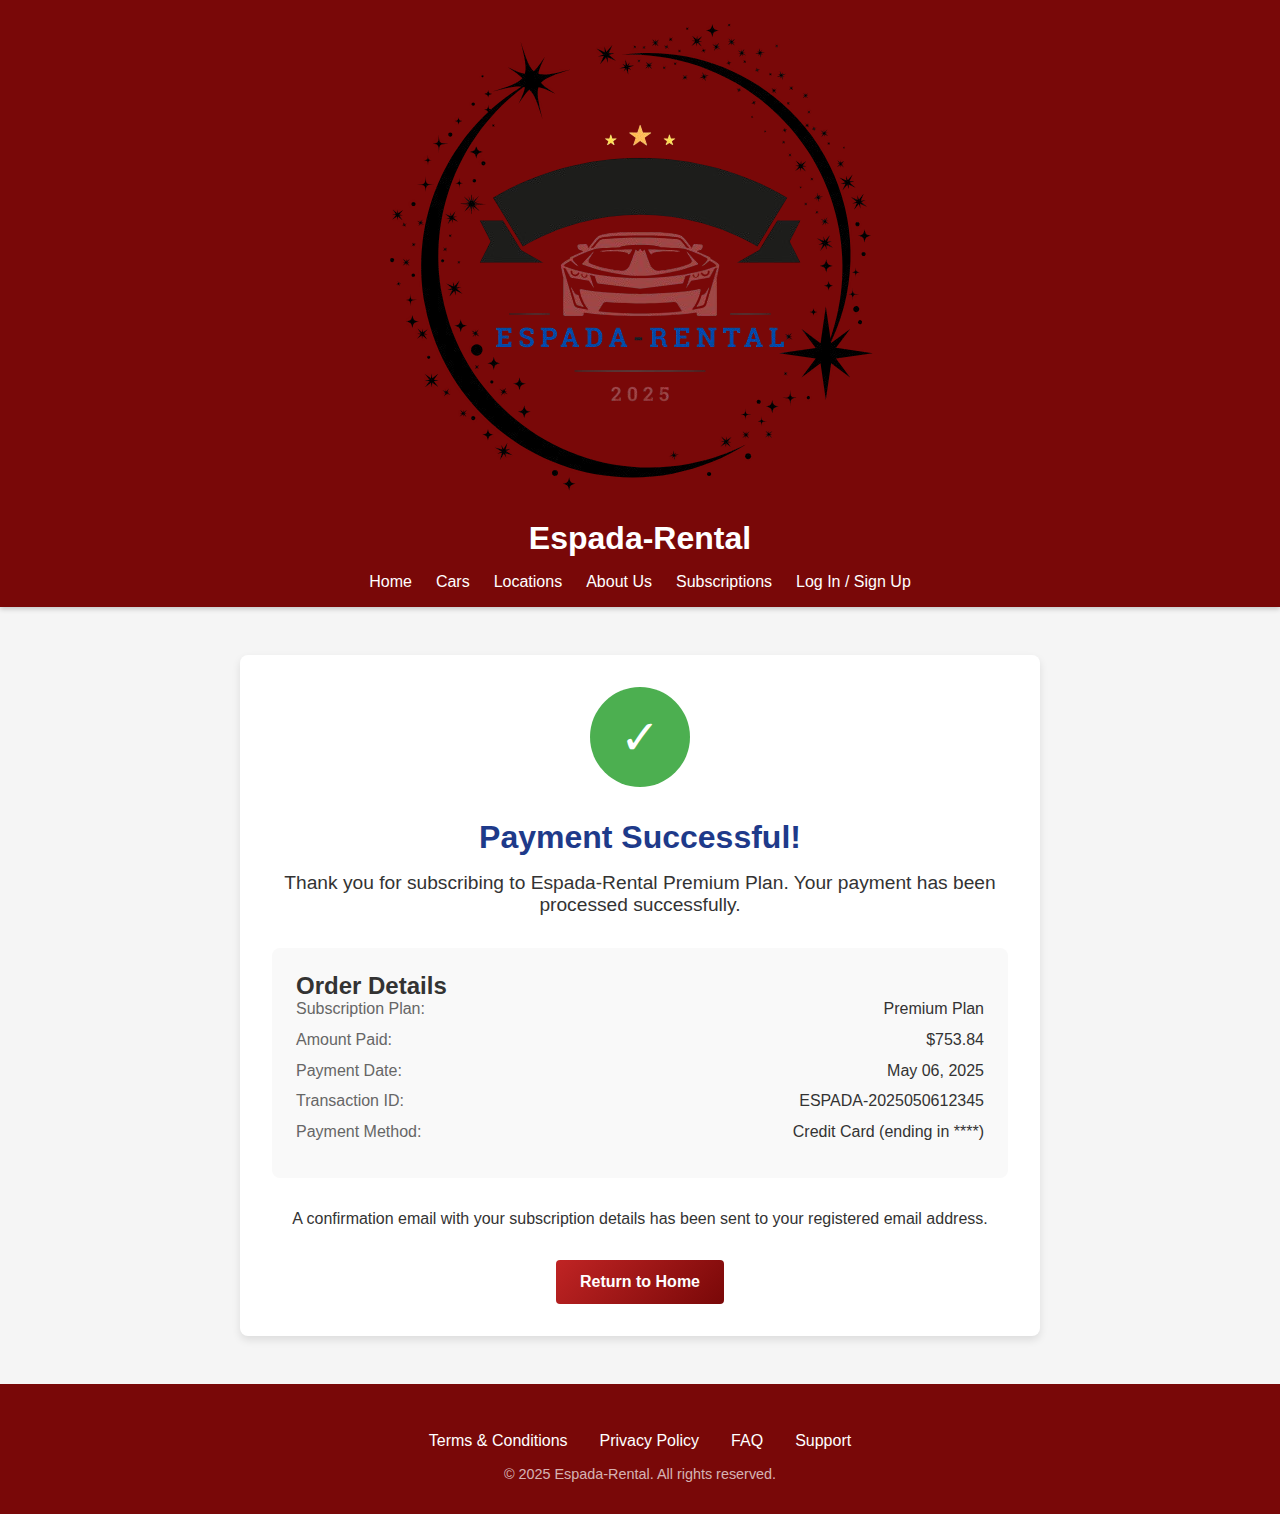
<file: html/compsubs.html>
<!DOCTYPE html>
<html lang="en">
<head>
    <meta charset="UTF-8">
    <meta name="viewport" content="width=device-width, initial-scale=1.0">
    <!-- Link to the CSS file -->
    <link rel="stylesheet" href="../css/compsubs.css">
    <!-- Top -->
    <link rel="icon" type="image/png" href="../Pictures/top.jpg">
    <title>Payment Confirmation - Espada-Rental</title>
</head>
<body>
    <!-- Header section with navigation -->
    <header>
        <div class="logo-container">
            <a href="../html/index.html">
                <img src="../Pictures/Logo.png" alt="Espada-Rental Logo" class="logo-img">
            </a>
            <div class="logo">Espada-Rental</div>
        </div>
        <nav>
            <a href="../html/index.html">Home</a>
            <a href="../html/index.html#cars">Cars</a>
            <a href="https://maps.google.com/maps/?entry=wc">Locations</a>
            <a href="#">About Us</a>
            <a href="../html/subs.html">Subscriptions</a>
            <a href="../html/signIn.html">Log In / Sign Up</a>
        </nav>
    </header>
    
    <!-- Confirmation section -->
    <div class="confirmation-container">
        <div class="confirmation-icon">✓</div>
        <h1 class="confirmation-title">Payment Successful!</h1>
        <p class="confirmation-message">Thank you for subscribing to Espada-Rental Premium Plan. Your payment has been processed successfully.</p>
        
        <!-- Order details -->
        <div class="confirmation-details">
            <h2>Order Details</h2>
            <div class="detail-row">
                <span class="detail-label">Subscription Plan:</span>
                <span>Premium Plan</span>
            </div>
            <div class="detail-row">
                <span class="detail-label">Amount Paid:</span>
                <span>$753.84</span>
            </div>
            <div class="detail-row">
                <span class="detail-label">Payment Date:</span>
                <span id="current-date">May 06, 2025</span>
            </div>
            <div class="detail-row">
                <span class="detail-label">Transaction ID:</span>
                <span>ESPADA-2025050612345</span>
            </div>
            <div class="detail-row">
                <span class="detail-label">Payment Method:</span>
                <span>Credit Card (ending in ****)</span>
            </div>
        </div>
        
        <p>A confirmation email with your subscription details has been sent to your registered email address.</p>
        
        <div class="action-buttons">
            <a href="../html/index.html" class="btn-primary">Return to Home</a>
        </div>
    </div>
    
    <!-- Footer section -->
    <footer>
        <div class="footer-links">
            <a href="#">Terms & Conditions</a>
            <a href="#">Privacy Policy</a>
            <a href="#">FAQ</a>
            <a href="../html/support.html">Support</a>
        </div>
        <p class="copyright">© 2025 Espada-Rental. All rights reserved.</p>
    </footer>
</body>
</html>
</file>
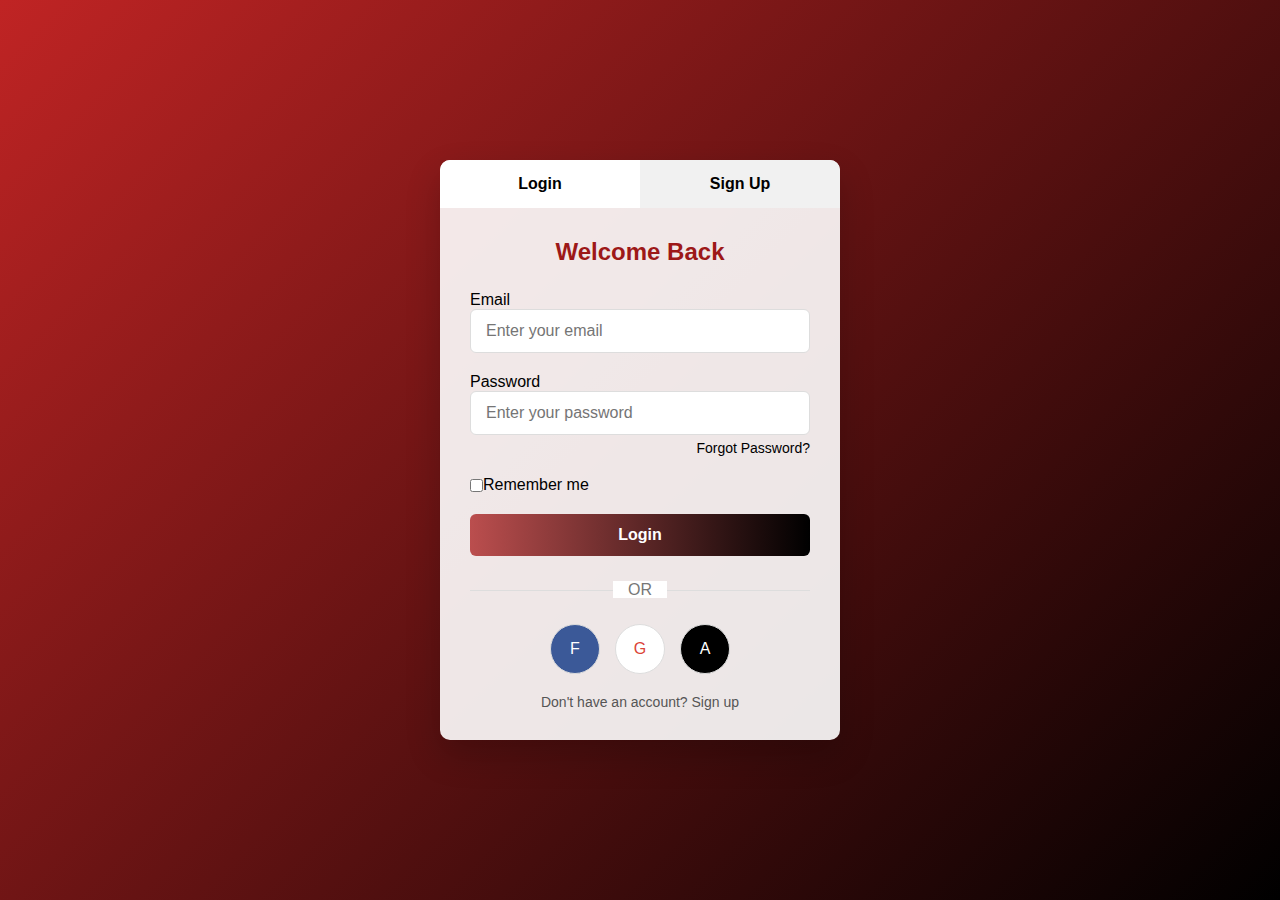
<file: html/signIn.html>
<!DOCTYPE html>
<html lang="en">
<head>
    <meta charset="UTF-8">
    <meta name="viewport" content="width=device-width, initial-scale=1.0">
    <link rel="stylesheet" href="../css/signIn.css">
    <title>Login & Signup</title>
</head>
<body>
    <div class="container">
        <!-- Radio buttons for tab switching -->
        <input type="radio" name="tabs" id="login-tab" class="tab-control" checked>
        <input type="radio" name="tabs" id="signup-tab" class="tab-control">
        
        <!-- Tab headers -->
        <div class="tabs">
            <label for="login-tab" class="tab-label login-label">Login</label>
            <label for="signup-tab" class="tab-label signup-label">Sign Up</label>
        </div>
        
        <!-- Container for forms -->
        <div class="form-container">
            <!-- Login Form -->
            <div class="form login">
                <h2>Welcome Back</h2>
                <form action="../html/index.html" method="get">
                    <!-- Email input -->
                    <div class="input-group">
                        <label for="email">Email</label>
                        <input type="email" id="email" placeholder="Enter your email" required>
                    </div>
                    
                    <!-- Password input -->
                    <div class="input-group">
                        <label for="password">Password</label>
                        <input type="password" id="password" placeholder="Enter your password" required>
                    </div>
                    
                    <!-- Forgot password link -->
                    <a href="#" class="forgot-password">Forgot Password?</a>
                    
                    <!-- Remember me checkbox -->
                    <div class="checkbox-group">
                        <input type="checkbox" id="remember">
                        <label for="remember">Remember me</label>
                    </div>
                    
                    <!-- Login button -->
                    <button type="submit">Login</button>
                    
                    <!-- Divider -->
                    <div class="or-divider"><span>OR</span></div>
                    
                    <!-- Social login buttons -->
                    <div class="social-login">
                        <div class="social-btn fb">F</div>
                        <div class="social-btn google">G</div>
                        <div class="social-btn apple">A</div>
                    </div>
                    
                    <!-- Link to signup -->
                    <div class="signup-link">
                        Don't have an account? <label for="signup-tab">Sign up</label>
                    </div>
                </form>
            </div>
            
            <!-- Signup Form -->
            <div class="form signup">
                <h2>Create Account</h2>
                <form action="../html/index.html" method="get">
                    <!-- Full name input -->
                    <div class="input-group">
                        <label for="fullname">Full Name</label>
                        <input type="text" id="fullname" placeholder="Enter your full name" required>
                    </div>
                    
                    <!-- Email input -->
                    <div class="input-group">
                        <label for="signup-email">Email</label>
                        <input type="email" id="signup-email" placeholder="Enter your email" required>
                    </div>
                    
                    <!-- Password input -->
                    <div class="input-group">
                        <label for="signup-password">Password</label>
                        <input type="password" id="signup-password" placeholder="Create a password" required>
                    </div>
                    
                    <!-- Confirm password input -->
                    <div class="input-group">
                        <label for="confirm-password">Confirm Password</label>
                        <input type="password" id="confirm-password" placeholder="Confirm your password" required>
                    </div>
                    
                    <!-- Agree to terms checkbox -->
                    <div class="checkbox-group">
                        <input type="checkbox" id="terms">
                        <label for="terms">I agree to the Terms & Conditions</label>
                    </div>
                    
                    <!-- Signup button -->
                    <button type="submit">Sign Up</button>
                    
                    <!-- Divider -->
                    <div class="or-divider"><span>OR</span></div>
                    
                    <!-- Social login buttons -->
                    <div class="social-login">
                        <div class="social-btn fb">F</div>
                        <div class="social-btn google">G</div>
                        <div class="social-btn apple">A</div>
                    </div>
                    
                    <!-- Link to login -->
                    <div class="signup-link">
                        Already have an account? <label for="login-tab">Login</label>
                    </div>
                </form>
            </div>
        </div>
    </div>
</body>
</html>
</file>
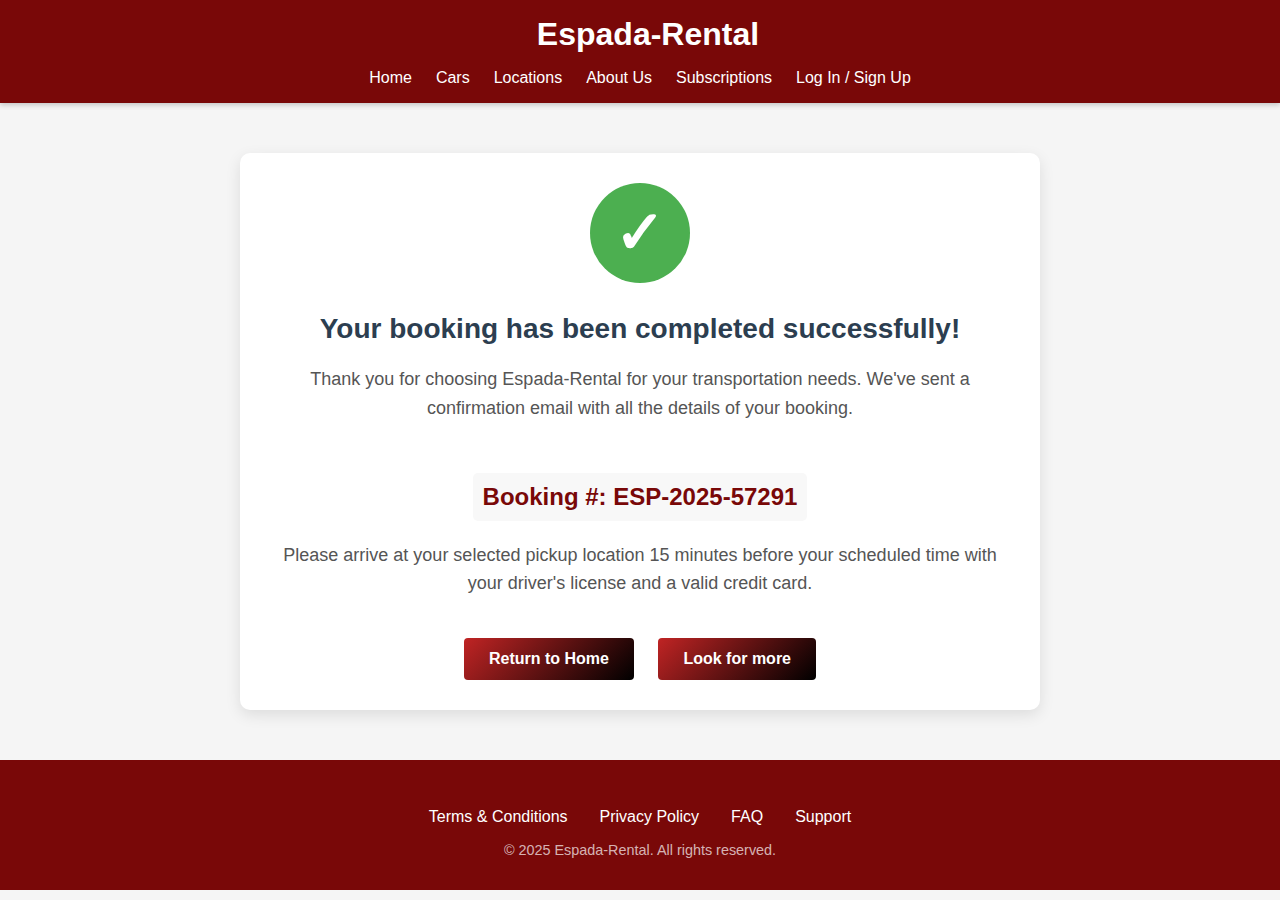
<file: html/sucbook.html>
<!DOCTYPE html>
<html lang="en">
<head>
    <meta charset="UTF-8">
    <meta name="viewport" content="width=device-width, initial-scale=1.0">
    <link rel="stylesheet" href="../css/sucbook.css">
    <title>Booking Confirmation - Espada-Rental</title>
</head>
<body>
    <!-- Site header with navigation -->
    <header>
        <div class="logo">Espada-Rental</div>
        <nav>
            <a href="../html/index.html">Home</a>
            <a href="../html/index.html#cars">Cars</a>
            <a href="https://maps.google.com/maps/?entry=wc">Locations</a>
            <a href="#">About Us</a>
            <a href="../html/subs.html">Subscriptions</a>
            <a href="../html/signIn.html">Log In / Sign Up</a>
        </nav>
    </header>
    
    <!-- Confirmation message container -->
    <div class="confirmation-container">
        <div class="confirmation-icon">
            <div class="checkmark">✓</div>
        </div>
        
        <h1 class="confirmation-title">Your booking has been completed successfully!</h1>
        
        <p class="confirmation-message">
            Thank you for choosing Espada-Rental for your transportation needs. 
            We've sent a confirmation email with all the details of your booking.
        </p>
        
        <div class="booking-number">
            Booking #: ESP-2025-57291
        </div>
        
        <p class="confirmation-message">
            Please arrive at your selected pickup location 15 minutes before your scheduled time 
            with your driver's license and a valid credit card.
        </p>
        
        <div class="button-container">
            <a href="../html/index.html" class="btn">Return to Home</a>
            <a href="../html/index.html#cars" class="sec btn">Look for more</a>
        </div>
    </div>
    
    <!-- Site footer -->
    <footer>
        <div class="footer-links">
            <a href="#">Terms & Conditions</a>
            <a href="#">Privacy Policy</a>
            <a href="#">FAQ</a>
            <a href="#">Support</a>
        </div>
        <p class="copyright">© 2025 Espada-Rental. All rights reserved.</p>
    </footer>
</body>
</html>
</file>
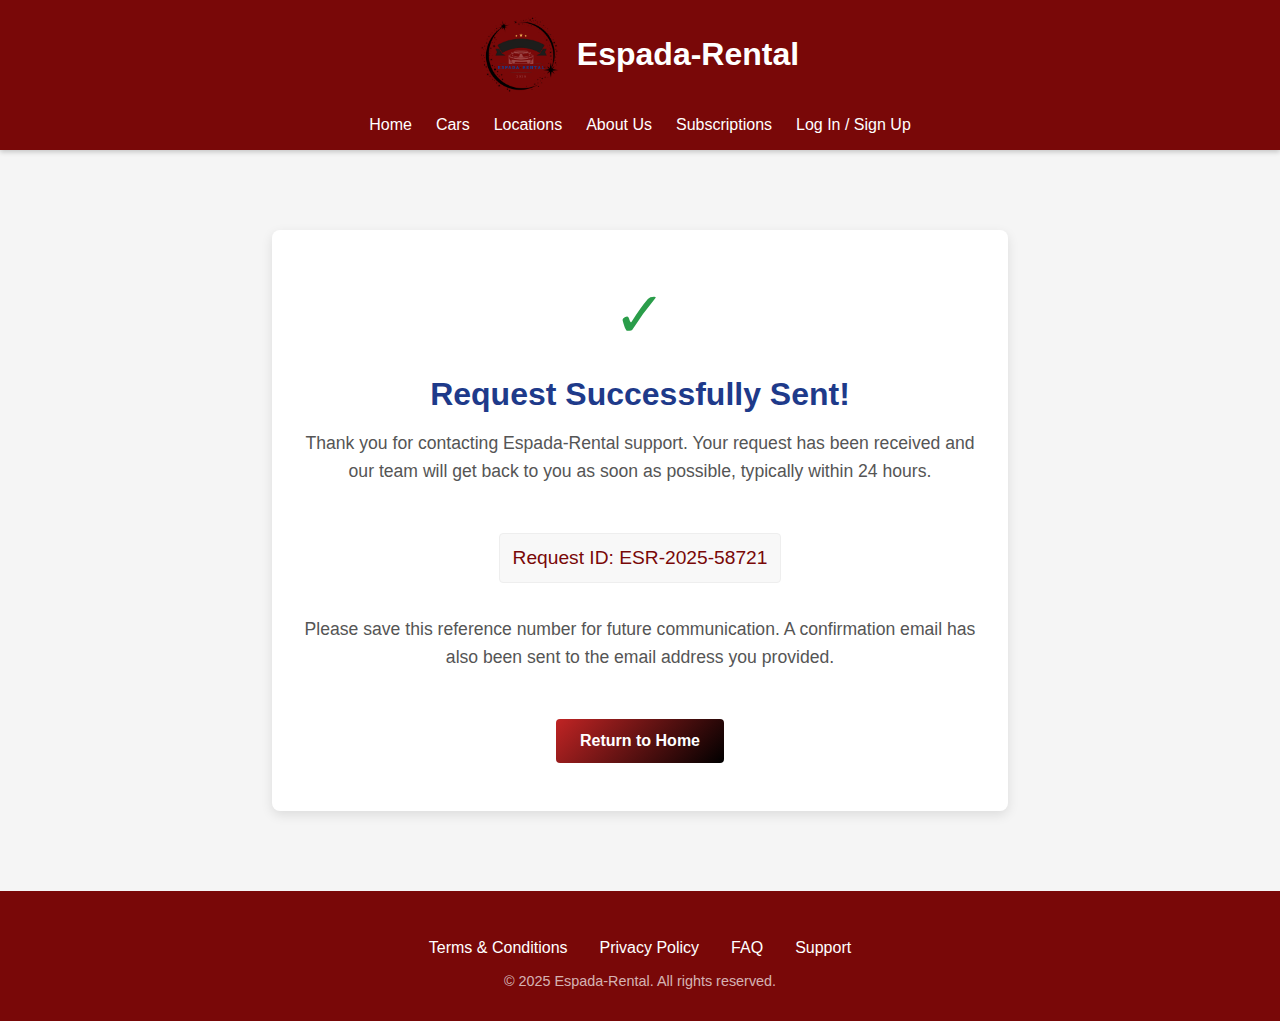
<file: html/sucsupport.html>
<!DOCTYPE html>
<html lang="en">
<head>
    <meta charset="UTF-8">
    <meta name="viewport" content="width=device-width, initial-scale=1.0">
    <!-- Main stylesheet link -->
    <link rel="stylesheet" href="../css/sucsupport.css">
    <!-- Top -->
    <link rel="icon" type="image/png" href="../Pictures/top.jpg">
    <title>Request Sent - Espada-Rental</title>
</head>
<body>
    <!-- Header with navigation -->
    <header>
        <div class="logo-container">
            <a href="../html/index.html">
                <img src="../Pictures/Logo.png" alt="Espada-Rental Logo" class="logo-img">
            </a>
            <div class="logo">Espada-Rental</div>
        </div>
        <nav>
            <a href="../html/index.html">Home</a>
            <a href="../html/index.html#cars">Cars</a>
            <a href="https://maps.google.com/maps/?entry=wc">Locations</a>
            <a href="#">About Us</a> 
            <a href="../html/subs.html">Subscriptions</a>
            <a href="../html/signIn.html">Log In / Sign Up</a>
        </nav>
    </header>
    
    <!-- Confirmation Content -->
    <div class="confirmation-container">
        <div class="confirmation-card">
            <div class="confirmation-icon">✓</div>
            <h1 class="confirmation-title">Request Successfully Sent!</h1>
            <p class="confirmation-message">
                Thank you for contacting Espada-Rental support. Your request has been received and our team will get back to you as soon as possible, typically within 24 hours.
            </p>
            
            <div class="reference-number">
                Request ID: ESR-2025-58721
            </div>
            
            <p class="confirmation-message">
                Please save this reference number for future communication. A confirmation email has also been sent to the email address you provided.
            </p>
            
            <a href="../html/index.html" class="btn-home">Return to Home</a>
        </div>
    </div>
    
    <!-- Footer section -->
    <footer>
        <div class="footer-links">
            <a href="#">Terms & Conditions</a>
            <a href="#">Privacy Policy</a>
            <a href="#">FAQ</a>
            <a href="../html/support.html">Support</a>
        </div>
        <p class="copyright">© 2025 Espada-Rental. All rights reserved.</p>
    </footer>
</body>
</html>
</file>
<file: css/book.css>
/* Logo container styling */
.logo-container {
  display: flex;
  align-items: center;
  justify-content: center;
  margin-bottom: 0.5rem;
}

.logo-img {
  height: 80px;
  width: auto;
  cursor: pointer;
  transition: transform 0.3s ease;
}

.logo-img:hover {
  transform: scale(1.05);
}

.logo {
  font-size: 2rem;
  font-weight: bold;
  margin-left: 1rem;
}

/* Responsive styles for smaller screens */
@media (max-width: 768px) {
  .logo-container {
      flex-direction: column;
  }
  
  .logo {
      margin-left: 0;
      margin-top: 0.5rem;
  }
}

/* Main booking container styles */
.booking-container {
    max-width: 1200px;
    margin: 0 auto;
    padding: 20px;
  }

  .section-title {
    text-align: center;
    margin-bottom: 30px;
    color: #2c3e50;
  }

  /* Booking form styling */
  .booking-form {
    background-color: #fff;
    border-radius: 10px;
    padding: 25px;
    box-shadow: 0 5px 15px rgba(0,0,0,0.1);
    max-width: 600px;
    margin: 0 auto;
  }

  .form-group {
    margin-bottom: 20px;
  }

  .form-group label {
    display: block;
    margin-bottom: 8px;
    font-weight: 500;
    color: #333;
  }

  .form-group input,
  .form-group select {
    width: 100%;
    padding: 12px;
    border: 1px solid #ddd;
    border-radius: 6px;
    font-size: 16px;
  }

  /* Map section styling */
  .map-section {
    margin-top: 40px;
    background-color: #fff;
    border-radius: 10px;
    padding: 25px;
    box-shadow: 0 5px 15px rgba(0,0,0,0.1);
  }

  .map-container {
    height: 400px;
    border-radius: 10px;
    overflow: hidden;
    margin: 20px 0;
    border: 1px solid #ddd;
  }

  .map-container iframe {
    width: 100%;
    height: 100%;
    border: 0;
  }

  /* Location options display */
  .location-options {
    display: flex;
    flex-wrap: wrap;
    gap: 15px;
    margin: 20px 0;
    justify-content: center;
  }

  .location-box {
    padding: 15px;
    background-color: #f0f0f0;
    border: 1px solid #ddd;
    border-radius: 10px;
    width: 200px;
    text-align: center;
  }

  .location-box h4 {
    margin-top: 0;
    color: #2c3e50;
  }

  /* Button styling */
  .complete-booking {
    background-color: #2c3e50;
    color: white;
    border: none;
    padding: 15px 25px;
    font-size: 18px;
    border-radius: 8px;
    cursor: pointer;
    width: 100%;
    margin-top: 20px;
  }

  .complete-booking:hover {
    background-color: #1a252f;
  }

  /* Global styles */
  * {
    margin: 0;
    padding: 0;
    box-sizing: border-box;
    font-family: 'Segoe UI', Tahoma, Geneva, Verdana, sans-serif;
  }

  body {
    background-color: #f5f5f5;
    color: #333;
  }

  /* Header styling */
  header {
    background-color: #790808;
    color: white;
    padding: 1rem;
    text-align: center;
    box-shadow: 0 2px 5px rgba(0, 0, 0, 0.2);
  }

  .logo {
    font-size: 2rem;
    font-weight: bold;
    margin-bottom: 0.5rem;
  }

  nav {
    display: flex;
    justify-content: center;
    gap: 1.5rem;
    margin-top: 1rem;
  }

  nav a {
    color: white;
    text-decoration: none;
    font-weight: 500;
    transition: color 0.3s;
  }

  nav a:hover {
    color: #000000;
  }

  /* Footer styling */
  footer {
    background-color: #790808;
    color: white;
    text-align: center;
    padding: 2rem;
    margin-top: 2rem;
  }

  .footer-links {
    display: flex;
    justify-content: center;
    gap: 2rem;
    margin: 1rem 0;
  }

  .footer-links a {
    color: white;
    text-decoration: none;
  }

  .footer-links a:hover {
    text-decoration: underline;
  }

  .copyright {
    margin-top: 1rem;
    font-size: 0.9rem;
    color: rgba(255, 255, 255, 0.7);
  }
</file>
<file: css/car1.css>
* {
    margin: 0;
    padding: 0;
    box-sizing: border-box;
    font-family: 'Segoe UI', Tahoma, Geneva, Verdana, sans-serif;
}

body {
    background-color: #f5f5f5;
    color: #333;
}

header {
    background-color: #790808;
    color: white;
    padding: 1rem;
    text-align: center;
    box-shadow: 0 2px 5px rgba(0, 0, 0, 0.2);
}

.logo {
    font-size: 2rem;
    font-weight: bold;
    margin-bottom: 0.5rem;
}

nav {
    display: flex;
    justify-content: center;
    gap: 1.5rem;
    margin-top: 1rem;
}

nav a {
    color: white;
    text-decoration: none;
    font-weight: 500;
    transition: color 0.3s;
}

nav a:hover {
    color: #000000;
}

.hero {
    background: linear-gradient(rgba(0, 0, 0, 0.6), rgba(0, 0, 0, 0.6)), url('/api/placeholder/1200/400') center/cover;
    color: white;
    padding: 4rem 2rem;
    text-align: center;
}

.hero h1 {
    font-size: 2.5rem;
    margin-bottom: 1rem;
}

.hero p {
    font-size: 1.2rem;
    margin-bottom: 2rem;
    max-width: 800px;
    margin-left: auto;
    margin-right: auto;
}

.btn {
    display: inline-block;
    background: linear-gradient(135deg, #c02424, #000000);
    color: #ffffff;
    padding: 0.8rem 1.5rem;
    border-radius: 4px;
    text-decoration: none;
    font-weight: bold;
    transition: background-color 0.3s;
}

.btn:hover {
    background: linear-gradient(135deg, #000000, #bd1111);
}

.container {
    max-width: 1200px;
    margin: 0 auto;
    padding: 2rem;
}

.section-title {
    text-align: center;
    font-size: 2rem;
    margin-bottom: 2rem;
    color: #1e3a8a;
}

.cars-grid {
    display: grid;
    grid-template-columns: repeat(auto-fill, minmax(300px, 1fr));
    gap: 2rem;
}

.car-card {
    background-color: white;
    border-radius: 8px;
    overflow: hidden;
    box-shadow: 0 4px 8px rgba(0, 0, 0, 0.1);
    transition: transform 0.3s;
    height: 100%;
    display: flex;
    flex-direction: column;
}

.car-card:hover {
    transform: translateY(-5px);
}

.car-img {
    height: 200px;
    width: 100%;
    overflow: hidden;
    position: relative;
}

.car-img img {
    width: 100%;
    height: 100%;
    object-fit: cover;
    object-position: center;
    display: block;
    transition: transform 0.5s ease;
}

.car-card:hover .car-img img {
    transform: scale(1.05);
}

.car-details {
    padding: 1.5rem;
    flex-grow: 1;
    display: flex;
    flex-direction: column;
}

.car-name {
    font-size: 1.25rem;
    margin-bottom: 0.5rem;
    color: #1e3a8a;
}

.car-price {
    font-size: 1.5rem;
    font-weight: bold;
    color: #333;
    margin-bottom: 1rem;
}

.car-features {
    display: flex;
    justify-content: space-between;
    margin-bottom: 1rem;
    font-size: 0.9rem;
    color: #666;
}

.car-actions {
    display: flex;
    justify-content: space-between;
    margin-top: auto;
}

.btn-secondary {
    background-color: #e5e5e5;
    color: #333;
    padding: 0.5rem 1rem;
    border-radius: 4px;
    text-decoration: none;
    font-weight: 500;
    transition: background-color 0.3s;
}

.btn-secondary:hover {
    background-color: #d5d5d5;
}

footer {
    background-color: #790808;
    color: white;
    text-align: center;
    padding: 2rem;
    margin-top: 2rem;
}

.footer-links {
    display: flex;
    justify-content: center;
    gap: 2rem;
    margin: 1rem 0;
}

.footer-links a {
    color: white;
    text-decoration: none;
}

.footer-links a:hover {
    text-decoration: underline;
}

.copyright {
    margin-top: 1rem;
    font-size: 0.9rem;
    color: rgba(255, 255, 255, 0.7);
}

.car-detail {
    display: flex;
    flex-direction: column;
    gap: 2rem;
    margin: 2rem 0;
}

@media (min-width: 768px) {
    .car-detail {
        flex-direction: row;
    }
}

.car-detail-img {
    flex: 1;
    border-radius: 8px;
    overflow: hidden;
    box-shadow: 0 4px 8px rgba(0, 0, 0, 0.1);
}

.car-detail-img img {
    width: 100%;
    height: auto;
    display: block;
}

.car-detail-info {
    flex: 1;
    padding: 1rem;
}

.car-detail-info h1 {
    font-size: 2.5rem;
    color: #1e3a8a;
    margin-bottom: 0.5rem;
}

.car-specs {
    margin: 2rem 0;
    border-top: 1px solid #ddd;
    border-bottom: 1px solid #ddd;
    padding: 1rem 0;
}

.spec-item {
    display: flex;
    margin-bottom: 0.5rem;
}

.spec-label {
    font-weight: bold;
    width: 150px;
}

.car-description h2 {
    margin: 1.5rem 0 0.5rem 0;
    color: #1e3a8a;
}

.features-list {
    list-style-position: inside;
    padding-left: 1rem;
    columns: 2;
}

.features-list li {
    margin-bottom: 0.5rem;
}

.booking-action {
    margin-top: 2rem;
}
</file>
<file: css/car2.css>
* {
    margin: 0;
    padding: 0;
    box-sizing: border-box;
    font-family: 'Segoe UI', Tahoma, Geneva, Verdana, sans-serif;
}

body {
    background-color: #f5f5f5;
    color: #333;
}

header {
    background-color: #790808;
    color: white;
    padding: 1rem;
    text-align: center;
    box-shadow: 0 2px 5px rgba(0, 0, 0, 0.2);
}

.logo {
    font-size: 2rem;
    font-weight: bold;
    margin-bottom: 0.5rem;
}

nav {
    display: flex;
    justify-content: center;
    gap: 1.5rem;
    margin-top: 1rem;
}

nav a {
    color: white;
    text-decoration: none;
    font-weight: 500;
    transition: color 0.3s;
}

nav a:hover {
    color: #000000;
}

.hero {
    background: linear-gradient(rgba(0, 0, 0, 0.6), rgba(0, 0, 0, 0.6)), url('/api/placeholder/1200/400') center/cover;
    color: white;
    padding: 4rem 2rem;
    text-align: center;
}

.hero h1 {
    font-size: 2.5rem;
    margin-bottom: 1rem;
}

.hero p {
    font-size: 1.2rem;
    margin-bottom: 2rem;
    max-width: 800px;
    margin-left: auto;
    margin-right: auto;
}

.btn {
    display: inline-block;
    background: linear-gradient(135deg, #c02424, #000000);
    color: #ffffff;
    padding: 0.8rem 1.5rem;
    border-radius: 4px;
    text-decoration: none;
    font-weight: bold;
    transition: background-color 0.3s;
}

.btn:hover {
    background: linear-gradient(135deg, #000000, #bd1111);
}

.container {
    max-width: 1200px;
    margin: 0 auto;
    padding: 2rem;
}

.section-title {
    text-align: center;
    font-size: 2rem;
    margin-bottom: 2rem;
    color: #1e3a8a;
}

.cars-grid {
    display: grid;
    grid-template-columns: repeat(auto-fill, minmax(300px, 1fr));
    gap: 2rem;
}

.car-card {
    background-color: white;
    border-radius: 8px;
    overflow: hidden;
    box-shadow: 0 4px 8px rgba(0, 0, 0, 0.1);
    transition: transform 0.3s;
    height: 100%;
    display: flex;
    flex-direction: column;
}

.car-card:hover {
    transform: translateY(-5px);
}

.car-img {
    height: 200px;
    width: 100%;
    overflow: hidden;
    position: relative;
}

.car-img img {
    width: 100%;
    height: 100%;
    object-fit: cover;
    object-position: center;
    display: block;
    transition: transform 0.5s ease;
}

.car-card:hover .car-img img {
    transform: scale(1.05);
}

.car-details {
    padding: 1.5rem;
    flex-grow: 1;
    display: flex;
    flex-direction: column;
}

.car-name {
    font-size: 1.25rem;
    margin-bottom: 0.5rem;
    color: #1e3a8a;
}

.car-price {
    font-size: 1.5rem;
    font-weight: bold;
    color: #333;
    margin-bottom: 1rem;
}

.car-features {
    display: flex;
    justify-content: space-between;
    margin-bottom: 1rem;
    font-size: 0.9rem;
    color: #666;
}

.car-actions {
    display: flex;
    justify-content: space-between;
    margin-top: auto;
}

.btn-secondary {
    background-color: #e5e5e5;
    color: #333;
    padding: 0.5rem 1rem;
    border-radius: 4px;
    text-decoration: none;
    font-weight: 500;
    transition: background-color 0.3s;
}

.btn-secondary:hover {
    background-color: #d5d5d5;
}

footer {
    background-color: #790808;
    color: white;
    text-align: center;
    padding: 2rem;
    margin-top: 2rem;
}

.footer-links {
    display: flex;
    justify-content: center;
    gap: 2rem;
    margin: 1rem 0;
}

.footer-links a {
    color: white;
    text-decoration: none;
}

.footer-links a:hover {
    text-decoration: underline;
}

.copyright {
    margin-top: 1rem;
    font-size: 0.9rem;
    color: rgba(255, 255, 255, 0.7);
}

.car-detail {
    display: flex;
    flex-direction: column;
    gap: 2rem;
    margin: 2rem 0;
}

@media (min-width: 768px) {
    .car-detail {
        flex-direction: row;
    }
}

.car-detail-img {
    flex: 1;
    border-radius: 8px;
    overflow: hidden;
    box-shadow: 0 4px 8px rgba(0, 0, 0, 0.1);
}

.car-detail-img img {
    width: 100%;
    height: auto;
    display: block;
}

.car-detail-info {
    flex: 1;
    padding: 1rem;
}

.car-detail-info h1 {
    font-size: 2.5rem;
    color: #1e3a8a;
    margin-bottom: 0.5rem;
}

.car-specs {
    margin: 2rem 0;
    border-top: 1px solid #ddd;
    border-bottom: 1px solid #ddd;
    padding: 1rem 0;
}

.spec-item {
    display: flex;
    margin-bottom: 0.5rem;
}

.spec-label {
    font-weight: bold;
    width: 150px;
}

.car-description h2 {
    margin: 1.5rem 0 0.5rem 0;
    color: #1e3a8a;
}

.features-list {
    list-style-position: inside;
    padding-left: 1rem;
    columns: 2;
}

.features-list li {
    margin-bottom: 0.5rem;
}

.booking-action {
    margin-top: 2rem;
}
</file>
<file: css/car3.css>
* {
    margin: 0;
    padding: 0;
    box-sizing: border-box;
    font-family: 'Segoe UI', Tahoma, Geneva, Verdana, sans-serif;
}

body {
    background-color: #f5f5f5;
    color: #333;
}

header {
    background-color: #790808;
    color: white;
    padding: 1rem;
    text-align: center;
    box-shadow: 0 2px 5px rgba(0, 0, 0, 0.2);
}

.logo {
    font-size: 2rem;
    font-weight: bold;
    margin-bottom: 0.5rem;
}

nav {
    display: flex;
    justify-content: center;
    gap: 1.5rem;
    margin-top: 1rem;
}

nav a {
    color: white;
    text-decoration: none;
    font-weight: 500;
    transition: color 0.3s;
}

nav a:hover {
    color: #000000;
}

.hero {
    background: linear-gradient(rgba(0, 0, 0, 0.6), rgba(0, 0, 0, 0.6)), url('/api/placeholder/1200/400') center/cover;
    color: white;
    padding: 4rem 2rem;
    text-align: center;
}

.hero h1 {
    font-size: 2.5rem;
    margin-bottom: 1rem;
}

.hero p {
    font-size: 1.2rem;
    margin-bottom: 2rem;
    max-width: 800px;
    margin-left: auto;
    margin-right: auto;
}

.btn {
    display: inline-block;
    background: linear-gradient(135deg, #c02424, #000000);
    color: #ffffff;
    padding: 0.8rem 1.5rem;
    border-radius: 4px;
    text-decoration: none;
    font-weight: bold;
    transition: background-color 0.3s;
}

.btn:hover {
    background: linear-gradient(135deg, #000000, #bd1111);
}

.container {
    max-width: 1200px;
    margin: 0 auto;
    padding: 2rem;
}

.section-title {
    text-align: center;
    font-size: 2rem;
    margin-bottom: 2rem;
    color: #1e3a8a;
}

.cars-grid {
    display: grid;
    grid-template-columns: repeat(auto-fill, minmax(300px, 1fr));
    gap: 2rem;
}

.car-card {
    background-color: white;
    border-radius: 8px;
    overflow: hidden;
    box-shadow: 0 4px 8px rgba(0, 0, 0, 0.1);
    transition: transform 0.3s;
    height: 100%;
    display: flex;
    flex-direction: column;
}

.car-card:hover {
    transform: translateY(-5px);
}

.car-img {
    height: 200px;
    width: 100%;
    overflow: hidden;
    position: relative;
}

.car-img img {
    width: 100%;
    height: 100%;
    object-fit: cover;
    object-position: center;
    display: block;
    transition: transform 0.5s ease;
}

.car-card:hover .car-img img {
    transform: scale(1.05);
}

.car-details {
    padding: 1.5rem;
    flex-grow: 1;
    display: flex;
    flex-direction: column;
}

.car-name {
    font-size: 1.25rem;
    margin-bottom: 0.5rem;
    color: #1e3a8a;
}

.car-price {
    font-size: 1.5rem;
    font-weight: bold;
    color: #333;
    margin-bottom: 1rem;
}

.car-features {
    display: flex;
    justify-content: space-between;
    margin-bottom: 1rem;
    font-size: 0.9rem;
    color: #666;
}

.car-actions {
    display: flex;
    justify-content: space-between;
    margin-top: auto;
}

.btn-secondary {
    background-color: #e5e5e5;
    color: #333;
    padding: 0.5rem 1rem;
    border-radius: 4px;
    text-decoration: none;
    font-weight: 500;
    transition: background-color 0.3s;
}

.btn-secondary:hover {
    background-color: #d5d5d5;
}

footer {
    background-color: #790808;
    color: white;
    text-align: center;
    padding: 2rem;
    margin-top: 2rem;
}

.footer-links {
    display: flex;
    justify-content: center;
    gap: 2rem;
    margin: 1rem 0;
}

.footer-links a {
    color: white;
    text-decoration: none;
}

.footer-links a:hover {
    text-decoration: underline;
}

.copyright {
    margin-top: 1rem;
    font-size: 0.9rem;
    color: rgba(255, 255, 255, 0.7);
}

.car-detail {
    display: flex;
    flex-direction: column;
    gap: 2rem;
    margin: 2rem 0;
}

@media (min-width: 768px) {
    .car-detail {
        flex-direction: row;
    }
}

.car-detail-img {
    flex: 1;
    border-radius: 8px;
    overflow: hidden;
    box-shadow: 0 4px 8px rgba(0, 0, 0, 0.1);
}

.car-detail-img img {
    width: 100%;
    height: auto;
    display: block;
}

.car-detail-info {
    flex: 1;
    padding: 1rem;
}

.car-detail-info h1 {
    font-size: 2.5rem;
    color: #1e3a8a;
    margin-bottom: 0.5rem;
}

.car-specs {
    margin: 2rem 0;
    border-top: 1px solid #ddd;
    border-bottom: 1px solid #ddd;
    padding: 1rem 0;
}

.spec-item {
    display: flex;
    margin-bottom: 0.5rem;
}

.spec-label {
    font-weight: bold;
    width: 150px;
}

.car-description h2 {
    margin: 1.5rem 0 0.5rem 0;
    color: #1e3a8a;
}

.features-list {
    list-style-position: inside;
    padding-left: 1rem;
    columns: 2;
}

.features-list li {
    margin-bottom: 0.5rem;
}

.booking-action {
    margin-top: 2rem;
}
</file>
<file: css/car4.css>
* {
    margin: 0;
    padding: 0;
    box-sizing: border-box;
    font-family: 'Segoe UI', Tahoma, Geneva, Verdana, sans-serif;
}

body {
    background-color: #f5f5f5;
    color: #333;
}

header {
    background-color: #790808;
    color: white;
    padding: 1rem;
    text-align: center;
    box-shadow: 0 2px 5px rgba(0, 0, 0, 0.2);
}

.logo {
    font-size: 2rem;
    font-weight: bold;
    margin-bottom: 0.5rem;
}

nav {
    display: flex;
    justify-content: center;
    gap: 1.5rem;
    margin-top: 1rem;
}

nav a {
    color: white;
    text-decoration: none;
    font-weight: 500;
    transition: color 0.3s;
}

nav a:hover {
    color: #000000;
}

.hero {
    background: linear-gradient(rgba(0, 0, 0, 0.6), rgba(0, 0, 0, 0.6)), url('/api/placeholder/1200/400') center/cover;
    color: white;
    padding: 4rem 2rem;
    text-align: center;
}

.hero h1 {
    font-size: 2.5rem;
    margin-bottom: 1rem;
}

.hero p {
    font-size: 1.2rem;
    margin-bottom: 2rem;
    max-width: 800px;
    margin-left: auto;
    margin-right: auto;
}

.btn {
    display: inline-block;
    background: linear-gradient(135deg, #c02424, #000000);
    color: #ffffff;
    padding: 0.8rem 1.5rem;
    border-radius: 4px;
    text-decoration: none;
    font-weight: bold;
    transition: background-color 0.3s;
}

.btn:hover {
    background: linear-gradient(135deg, #000000, #bd1111);
}

.container {
    max-width: 1200px;
    margin: 0 auto;
    padding: 2rem;
}

.section-title {
    text-align: center;
    font-size: 2rem;
    margin-bottom: 2rem;
    color: #1e3a8a;
}

.cars-grid {
    display: grid;
    grid-template-columns: repeat(auto-fill, minmax(300px, 1fr));
    gap: 2rem;
}

.car-card {
    background-color: white;
    border-radius: 8px;
    overflow: hidden;
    box-shadow: 0 4px 8px rgba(0, 0, 0, 0.1);
    transition: transform 0.3s;
    height: 100%;
    display: flex;
    flex-direction: column;
}

.car-card:hover {
    transform: translateY(-5px);
}

.car-img {
    height: 200px;
    width: 100%;
    overflow: hidden;
    position: relative;
}

.car-img img {
    width: 100%;
    height: 100%;
    object-fit: cover;
    object-position: center;
    display: block;
    transition: transform 0.5s ease;
}

.car-card:hover .car-img img {
    transform: scale(1.05);
}

.car-details {
    padding: 1.5rem;
    flex-grow: 1;
    display: flex;
    flex-direction: column;
}

.car-name {
    font-size: 1.25rem;
    margin-bottom: 0.5rem;
    color: #1e3a8a;
}

.car-price {
    font-size: 1.5rem;
    font-weight: bold;
    color: #333;
    margin-bottom: 1rem;
}

.car-features {
    display: flex;
    justify-content: space-between;
    margin-bottom: 1rem;
    font-size: 0.9rem;
    color: #666;
}

.car-actions {
    display: flex;
    justify-content: space-between;
    margin-top: auto;
}

.btn-secondary {
    background-color: #e5e5e5;
    color: #333;
    padding: 0.5rem 1rem;
    border-radius: 4px;
    text-decoration: none;
    font-weight: 500;
    transition: background-color 0.3s;
}

.btn-secondary:hover {
    background-color: #d5d5d5;
}

footer {
    background-color: #790808;
    color: white;
    text-align: center;
    padding: 2rem;
    margin-top: 2rem;
}

.footer-links {
    display: flex;
    justify-content: center;
    gap: 2rem;
    margin: 1rem 0;
}

.footer-links a {
    color: white;
    text-decoration: none;
}

.footer-links a:hover {
    text-decoration: underline;
}

.copyright {
    margin-top: 1rem;
    font-size: 0.9rem;
    color: rgba(255, 255, 255, 0.7);
}

.car-detail {
    display: flex;
    flex-direction: column;
    gap: 2rem;
    margin: 2rem 0;
}

@media (min-width: 768px) {
    .car-detail {
        flex-direction: row;
    }
}

.car-detail-img {
    flex: 1;
    border-radius: 8px;
    overflow: hidden;
    box-shadow: 0 4px 8px rgba(0, 0, 0, 0.1);
}

.car-detail-img img {
    width: 100%;
    height: auto;
    display: block;
}

.car-detail-info {
    flex: 1;
    padding: 1rem;
}

.car-detail-info h1 {
    font-size: 2.5rem;
    color: #1e3a8a;
    margin-bottom: 0.5rem;
}

.car-specs {
    margin: 2rem 0;
    border-top: 1px solid #ddd;
    border-bottom: 1px solid #ddd;
    padding: 1rem 0;
}

.spec-item {
    display: flex;
    margin-bottom: 0.5rem;
}

.spec-label {
    font-weight: bold;
    width: 150px;
}

.car-description h2 {
    margin: 1.5rem 0 0.5rem 0;
    color: #1e3a8a;
}

.features-list {
    list-style-position: inside;
    padding-left: 1rem;
    columns: 2;
}

.features-list li {
    margin-bottom: 0.5rem;
}

.booking-action {
    margin-top: 2rem;
}
</file>
<file: css/car5.css>
* {
    margin: 0;
    padding: 0;
    box-sizing: border-box;
    font-family: 'Segoe UI', Tahoma, Geneva, Verdana, sans-serif;
}

body {
    background-color: #f5f5f5;
    color: #333;
}

header {
    background-color: #790808;
    color: white;
    padding: 1rem;
    text-align: center;
    box-shadow: 0 2px 5px rgba(0, 0, 0, 0.2);
}

.logo {
    font-size: 2rem;
    font-weight: bold;
    margin-bottom: 0.5rem;
}

nav {
    display: flex;
    justify-content: center;
    gap: 1.5rem;
    margin-top: 1rem;
}

nav a {
    color: white;
    text-decoration: none;
    font-weight: 500;
    transition: color 0.3s;
}

nav a:hover {
    color: #000000;
}

.hero {
    background: linear-gradient(rgba(0, 0, 0, 0.6), rgba(0, 0, 0, 0.6)), url('/api/placeholder/1200/400') center/cover;
    color: white;
    padding: 4rem 2rem;
    text-align: center;
}

.hero h1 {
    font-size: 2.5rem;
    margin-bottom: 1rem;
}

.hero p {
    font-size: 1.2rem;
    margin-bottom: 2rem;
    max-width: 800px;
    margin-left: auto;
    margin-right: auto;
}

.btn {
    display: inline-block;
    background: linear-gradient(135deg, #c02424, #000000);
    color: #ffffff;
    padding: 0.8rem 1.5rem;
    border-radius: 4px;
    text-decoration: none;
    font-weight: bold;
    transition: background-color 0.3s;
}

.btn:hover {
    background: linear-gradient(135deg, #000000, #bd1111);
}

.container {
    max-width: 1200px;
    margin: 0 auto;
    padding: 2rem;
}

.section-title {
    text-align: center;
    font-size: 2rem;
    margin-bottom: 2rem;
    color: #1e3a8a;
}

.cars-grid {
    display: grid;
    grid-template-columns: repeat(auto-fill, minmax(300px, 1fr));
    gap: 2rem;
}

.car-card {
    background-color: white;
    border-radius: 8px;
    overflow: hidden;
    box-shadow: 0 4px 8px rgba(0, 0, 0, 0.1);
    transition: transform 0.3s;
    height: 100%;
    display: flex;
    flex-direction: column;
}

.car-card:hover {
    transform: translateY(-5px);
}

.car-img {
    height: 200px;
    width: 100%;
    overflow: hidden;
    position: relative;
}

.car-img img {
    width: 100%;
    height: 100%;
    object-fit: cover;
    object-position: center;
    display: block;
    transition: transform 0.5s ease;
}

.car-card:hover .car-img img {
    transform: scale(1.05);
}

.car-details {
    padding: 1.5rem;
    flex-grow: 1;
    display: flex;
    flex-direction: column;
}

.car-name {
    font-size: 1.25rem;
    margin-bottom: 0.5rem;
    color: #1e3a8a;
}

.car-price {
    font-size: 1.5rem;
    font-weight: bold;
    color: #333;
    margin-bottom: 1rem;
}

.car-features {
    display: flex;
    justify-content: space-between;
    margin-bottom: 1rem;
    font-size: 0.9rem;
    color: #666;
}

.car-actions {
    display: flex;
    justify-content: space-between;
    margin-top: auto;
}

.btn-secondary {
    background-color: #e5e5e5;
    color: #333;
    padding: 0.5rem 1rem;
    border-radius: 4px;
    text-decoration: none;
    font-weight: 500;
    transition: background-color 0.3s;
}

.btn-secondary:hover {
    background-color: #d5d5d5;
}

footer {
    background-color: #790808;
    color: white;
    text-align: center;
    padding: 2rem;
    margin-top: 2rem;
}

.footer-links {
    display: flex;
    justify-content: center;
    gap: 2rem;
    margin: 1rem 0;
}

.footer-links a {
    color: white;
    text-decoration: none;
}

.footer-links a:hover {
    text-decoration: underline;
}

.copyright {
    margin-top: 1rem;
    font-size: 0.9rem;
    color: rgba(255, 255, 255, 0.7);
}

.car-detail {
    display: flex;
    flex-direction: column;
    gap: 2rem;
    margin: 2rem 0;
}

@media (min-width: 768px) {
    .car-detail {
        flex-direction: row;
    }
}

.car-detail-img {
    flex: 1;
    border-radius: 8px;
    overflow: hidden;
    box-shadow: 0 4px 8px rgba(0, 0, 0, 0.1);
}

.car-detail-img img {
    width: 100%;
    height: auto;
    display: block;
}

.car-detail-info {
    flex: 1;
    padding: 1rem;
}

.car-detail-info h1 {
    font-size: 2.5rem;
    color: #1e3a8a;
    margin-bottom: 0.5rem;
}

.car-specs {
    margin: 2rem 0;
    border-top: 1px solid #ddd;
    border-bottom: 1px solid #ddd;
    padding: 1rem 0;
}

.spec-item {
    display: flex;
    margin-bottom: 0.5rem;
}

.spec-label {
    font-weight: bold;
    width: 150px;
}

.car-description h2 {
    margin: 1.5rem 0 0.5rem 0;
    color: #1e3a8a;
}

.features-list {
    list-style-position: inside;
    padding-left: 1rem;
    columns: 2;
}

.features-list li {
    margin-bottom: 0.5rem;
}

.booking-action {
    margin-top: 2rem;
}
</file>
<file: css/car6.css>
* {
    margin: 0;
    padding: 0;
    box-sizing: border-box;
    font-family: 'Segoe UI', Tahoma, Geneva, Verdana, sans-serif;
}

body {
    background-color: #f5f5f5;
    color: #333;
}

header {
    background-color: #790808;
    color: white;
    padding: 1rem;
    text-align: center;
    box-shadow: 0 2px 5px rgba(0, 0, 0, 0.2);
}

.logo {
    font-size: 2rem;
    font-weight: bold;
    margin-bottom: 0.5rem;
}

nav {
    display: flex;
    justify-content: center;
    gap: 1.5rem;
    margin-top: 1rem;
}

nav a {
    color: white;
    text-decoration: none;
    font-weight: 500;
    transition: color 0.3s;
}

nav a:hover {
    color: #000000;
}

.hero {
    background: linear-gradient(rgba(0, 0, 0, 0.6), rgba(0, 0, 0, 0.6)), url('/api/placeholder/1200/400') center/cover;
    color: white;
    padding: 4rem 2rem;
    text-align: center;
}

.hero h1 {
    font-size: 2.5rem;
    margin-bottom: 1rem;
}

.hero p {
    font-size: 1.2rem;
    margin-bottom: 2rem;
    max-width: 800px;
    margin-left: auto;
    margin-right: auto;
}

.btn {
    display: inline-block;
    background: linear-gradient(135deg, #c02424, #000000);
    color: #ffffff;
    padding: 0.8rem 1.5rem;
    border-radius: 4px;
    text-decoration: none;
    font-weight: bold;
    transition: background-color 0.3s;
}

.btn:hover {
    background: linear-gradient(135deg, #000000, #bd1111);
}

.container {
    max-width: 1200px;
    margin: 0 auto;
    padding: 2rem;
}

.section-title {
    text-align: center;
    font-size: 2rem;
    margin-bottom: 2rem;
    color: #1e3a8a;
}

.cars-grid {
    display: grid;
    grid-template-columns: repeat(auto-fill, minmax(300px, 1fr));
    gap: 2rem;
}

.car-card {
    background-color: white;
    border-radius: 8px;
    overflow: hidden;
    box-shadow: 0 4px 8px rgba(0, 0, 0, 0.1);
    transition: transform 0.3s;
    height: 100%;
    display: flex;
    flex-direction: column;
}

.car-card:hover {
    transform: translateY(-5px);
}

.car-img {
    height: 200px;
    width: 100%;
    overflow: hidden;
    position: relative;
}

.car-img img {
    width: 100%;
    height: 100%;
    object-fit: cover;
    object-position: center;
    display: block;
    transition: transform 0.5s ease;
}

.car-card:hover .car-img img {
    transform: scale(1.05);
}

.car-details {
    padding: 1.5rem;
    flex-grow: 1;
    display: flex;
    flex-direction: column;
}

.car-name {
    font-size: 1.25rem;
    margin-bottom: 0.5rem;
    color: #1e3a8a;
}

.car-price {
    font-size: 1.5rem;
    font-weight: bold;
    color: #333;
    margin-bottom: 1rem;
}

.car-features {
    display: flex;
    justify-content: space-between;
    margin-bottom: 1rem;
    font-size: 0.9rem;
    color: #666;
}

.car-actions {
    display: flex;
    justify-content: space-between;
    margin-top: auto;
}

.btn-secondary {
    background-color: #e5e5e5;
    color: #333;
    padding: 0.5rem 1rem;
    border-radius: 4px;
    text-decoration: none;
    font-weight: 500;
    transition: background-color 0.3s;
}

.btn-secondary:hover {
    background-color: #d5d5d5;
}

footer {
    background-color: #790808;
    color: white;
    text-align: center;
    padding: 2rem;
    margin-top: 2rem;
}

.footer-links {
    display: flex;
    justify-content: center;
    gap: 2rem;
    margin: 1rem 0;
}

.footer-links a {
    color: white;
    text-decoration: none;
}

.footer-links a:hover {
    text-decoration: underline;
}

.copyright {
    margin-top: 1rem;
    font-size: 0.9rem;
    color: rgba(255, 255, 255, 0.7);
}

.car-detail {
            display: flex;
            flex-direction: column;
            gap: 2rem;
            margin: 2rem 0;
        }
        
        @media (min-width: 768px) {
            .car-detail {
                flex-direction: row;
            }
        }
        
        .car-detail-img {
            flex: 1;
            border-radius: 8px;
            overflow: hidden;
            box-shadow: 0 4px 8px rgba(0, 0, 0, 0.1);
        }
        
        .car-detail-img img {
            width: 100%;
            height: auto;
            display: block;
        }
        
        .car-detail-info {
            flex: 1;
            padding: 1rem;
        }
        
        .car-detail-info h1 {
            font-size: 2.5rem;
            color: #1e3a8a;
            margin-bottom: 0.5rem;
        }
        
        .car-specs {
            margin: 2rem 0;
            border-top: 1px solid #ddd;
            border-bottom: 1px solid #ddd;
            padding: 1rem 0;
        }
        
        .spec-item {
            display: flex;
            margin-bottom: 0.5rem;
        }
        
        .spec-label {
            font-weight: bold;
            width: 150px;
        }
        
        .car-description h2 {
            margin: 1.5rem 0 0.5rem 0;
            color: #1e3a8a;
        }
        
        .features-list {
            list-style-position: inside;
            padding-left: 1rem;
            columns: 2;
        }
        
        .features-list li {
            margin-bottom: 0.5rem;
        }
        
        .booking-action {
            margin-top: 2rem;
        }
</file>
<file: css/compsubs.css>
* {
    margin: 0;
    padding: 0;
    box-sizing: border-box;
    font-family: 'Segoe UI', Tahoma, Geneva, Verdana, sans-serif;
}

body {
    background-color: #f5f5f5;
    color: #333;
}

header {
    background-color: #790808;
    color: white;
    padding: 1rem;
    text-align: center;
    box-shadow: 0 2px 5px rgba(0, 0, 0, 0.2);
}

.logo {
    font-size: 2rem;
    font-weight: bold;
    margin-bottom: 0.5rem;
}

nav {
    display: flex;
    justify-content: center;
    gap: 1.5rem;
    margin-top: 1rem;
}

nav a {
    color: white;
    text-decoration: none;
    font-weight: 500;
    transition: color 0.3s;
}

nav a:hover {
    color: #000000;
}

.hero {
    background: linear-gradient(rgba(0, 0, 0, 0.6), rgba(0, 0, 0, 0.6)), url('/api/placeholder/1200/400') center/cover;
    color: white;
    padding: 4rem 2rem;
    text-align: center;
}

.hero h1 {
    font-size: 2.5rem;
    margin-bottom: 1rem;
}

.hero p {
    font-size: 1.2rem;
    margin-bottom: 2rem;
    max-width: 800px;
    margin-left: auto;
    margin-right: auto;
}

.btn {
    display: inline-block;
    background: linear-gradient(135deg, #c02424, #000000);
    color: #ffffff;
    padding: 0.8rem 1.5rem;
    border-radius: 4px;
    text-decoration: none;
    font-weight: bold;
    transition: background-color 0.3s;
}

.btn:hover {
    background: linear-gradient(135deg, #000000, #bd1111);
}

.container {
    max-width: 1200px;
    margin: 0 auto;
    padding: 2rem;
}

.section-title {
    text-align: center;
    font-size: 2rem;
    margin-bottom: 2rem;
    color: #1e3a8a;
}

.cars-grid {
    display: grid;
    grid-template-columns: repeat(auto-fill, minmax(300px, 1fr));
    gap: 2rem;
}

.car-card {
    background-color: white;
    border-radius: 8px;
    overflow: hidden;
    box-shadow: 0 4px 8px rgba(0, 0, 0, 0.1);
    transition: transform 0.3s;
    height: 100%;
    display: flex;
    flex-direction: column;
}

.car-card:hover {
    transform: translateY(-5px);
}

.car-img {
    height: 200px;
    width: 100%;
    overflow: hidden;
    position: relative;
}

.car-img img {
    width: 100%;
    height: 100%;
    object-fit: cover;
    object-position: center;
    display: block;
    transition: transform 0.5s ease;
}

.car-card:hover .car-img img {
    transform: scale(1.05);
}

.car-details {
    padding: 1.5rem;
    flex-grow: 1;
    display: flex;
    flex-direction: column;
}

.car-name {
    font-size: 1.25rem;
    margin-bottom: 0.5rem;
    color: #1e3a8a;
}

.car-price {
    font-size: 1.5rem;
    font-weight: bold;
    color: #333;
    margin-bottom: 1rem;
}

.car-features {
    display: flex;
    justify-content: space-between;
    margin-bottom: 1rem;
    font-size: 0.9rem;
    color: #666;
}

.car-actions {
    display: flex;
    justify-content: space-between;
    margin-top: auto;
}

.btn-secondary {
    background-color: #e5e5e5;
    color: #333;
    padding: 0.5rem 1rem;
    border-radius: 4px;
    text-decoration: none;
    font-weight: 500;
    transition: background-color 0.3s;
}

.btn-secondary:hover {
    background-color: #d5d5d5;
}

footer {
    background-color: #790808;
    color: white;
    text-align: center;
    padding: 2rem;
    margin-top: 2rem;
}

.footer-links {
    display: flex;
    justify-content: center;
    gap: 2rem;
    margin: 1rem 0;
}

.footer-links a {
    color: white;
    text-decoration: none;
}

.footer-links a:hover {
    text-decoration: underline;
}

.copyright {
    margin-top: 1rem;
    font-size: 0.9rem;
    color: rgba(255, 255, 255, 0.7);
}



.confirmation-container {
    max-width: 800px;
    margin: 3rem auto;
    padding: 2rem;
    background-color: white;
    border-radius: 8px;
    box-shadow: 0 4px 8px rgba(0, 0, 0, 0.1);
    text-align: center;
}

.confirmation-icon {
    width: 100px;
    height: 100px;
    background-color: #4CAF50;
    border-radius: 50%;
    margin: 0 auto 2rem;
    display: flex;
    align-items: center;
    justify-content: center;
    font-size: 3rem;
    color: white;
}

.confirmation-title {
    font-size: 2rem;
    color: #1e3a8a;
    margin-bottom: 1rem;
}

.confirmation-message {
    font-size: 1.2rem;
    margin-bottom: 2rem;
    color: #333;
}

.confirmation-details {
    background-color: #f9f9f9;
    padding: 1.5rem;
    border-radius: 8px;
    margin-bottom: 2rem;
    text-align: left;
}

.detail-row {
    display: flex;
    justify-content: space-between;
    margin-bottom: 0.8rem;
    font-size: 1rem;
}

.detail-label {
    font-weight: 500;
    color: #666;
}

.action-buttons {
    display: flex;
    justify-content: center;
    gap: 1rem;
    margin-top: 2rem;
}

.btn-primary {
    background: linear-gradient(135deg, #c02424, #790808);
    color: white;
    padding: 0.8rem 1.5rem;
    border-radius: 4px;
    text-decoration: none;
    font-weight: bold;
    transition: background 0.3s;
}

.btn-primary:hover {
    background: linear-gradient(135deg, #a01e1e, #620707);
}

.btn-secondary {
    background-color: #e5e5e5;
    color: #333;
    padding: 0.8rem 1.5rem;
    border-radius: 4px;
    text-decoration: none;
    font-weight: 500;
    transition: background-color 0.3s;
}

.btn-secondary:hover {
    background-color: #d5d5d5;
}
</file>
<file: css/sucbook.css>
/* Logo container styling */
.logo-container {
  display: flex;
  align-items: center;
  justify-content: center;
  margin-bottom: 0.5rem;
}

.logo-img {
  height: 80px;
  width: auto;
  cursor: pointer;
  transition: transform 0.3s ease;
}

.logo-img:hover {
  transform: scale(1.05);
}

.logo {
  font-size: 2rem;
  font-weight: bold;
  margin-left: 1rem;
}

/* Responsive styles for smaller screens */
@media (max-width: 768px) {
  .logo-container {
      flex-direction: column;
  }
  
  .logo {
      margin-left: 0;
      margin-top: 0.5rem;
  }
}

/* Global styles */
* {
    margin: 0;
    padding: 0;
    box-sizing: border-box;
    font-family: 'Segoe UI', Tahoma, Geneva, Verdana, sans-serif;
  }

  body {
    background-color: #f5f5f5;
    color: #333;
  }

  /* Header styling */
  header {
    background-color: #790808;
    color: white;
    padding: 1rem;
    text-align: center;
    box-shadow: 0 2px 5px rgba(0, 0, 0, 0.2);
  }

  .logo {
    font-size: 2rem;
    font-weight: bold;
    margin-bottom: 0.5rem;
  }

  nav {
    display: flex;
    justify-content: center;
    gap: 1.5rem;
    margin-top: 1rem;
  }

  nav a {
    color: white;
    text-decoration: none;
    font-weight: 500;
    transition: color 0.3s;
  }

  nav a:hover {
    color: #000000;
  }

  /* Confirmation container */
  .confirmation-container {
    max-width: 800px;
    margin: 50px auto;
    padding: 30px;
    background-color: #fff;
    border-radius: 10px;
    box-shadow: 0 5px 15px rgba(0,0,0,0.1);
    text-align: center;
  }

  .confirmation-icon {
    width: 100px;
    height: 100px;
    background-color: #4CAF50;
    border-radius: 50%;
    display: flex;
    justify-content: center;
    align-items: center;
    margin: 0 auto 30px;
  }

  .checkmark {
    color: white;
    font-size: 60px;
    line-height: 60px;
    font-weight: bold;
  }

  .confirmation-title {
    font-size: 28px;
    color: #2c3e50;
    margin-bottom: 20px;
  }

  .confirmation-message {
    font-size: 18px;
    margin-bottom: 30px;
    color: #555;
    line-height: 1.6;
  }

  .booking-number {
    font-size: 24px;
    font-weight: bold;
    color: #790808;
    margin: 20px 0;
    padding: 10px;
    background-color: #f8f8f8;
    border-radius: 5px;
    display: inline-block;
  }

  .button-container {
    margin-top: 40px;
  }

  .btn {
    display: inline-block;
    background: linear-gradient(135deg, #c02424, #000000);
    color: #ffffff;
    padding: 12px 25px;
    border-radius: 4px;
    text-decoration: none;
    font-weight: bold;
    transition: background-color 0.3s;
    margin: 0 10px;
  }

  .btn:hover {
    background: linear-gradient(135deg, #000000, #bd1111);
  }

  .btn-secondary {
    background: #2c3e50;
  }

  .btn-secondary:hover {
    background: #1a252f;
  }

  /* Footer styling */
  footer {
    background-color: #790808;
    color: white;
    text-align: center;
    padding: 2rem;
    margin-top: 2rem;
  }

  .footer-links {
    display: flex;
    justify-content: center;
    gap: 2rem;
    margin: 1rem 0;
  }

  .footer-links a {
    color: white;
    text-decoration: none;
  }

  .footer-links a:hover {
    text-decoration: underline;
  }

  .copyright {
    margin-top: 1rem;
    font-size: 0.9rem;
    color: rgba(255, 255, 255, 0.7);
  }
</file>
<file: css/sucsupport.css>
/* Confirmation page styles */
.confirmation-container {
    max-width: 800px;
    margin: 3rem auto;
    padding: 2rem;
}

.confirmation-card {
    background-color: white;
    border-radius: 8px;
    overflow: hidden;
    box-shadow: 0 4px 12px rgba(0, 0, 0, 0.1);
    padding: 3rem 2rem;
    text-align: center;
    animation: fadeIn 0.6s ease-out;
}

@keyframes fadeIn {
    from {
        opacity: 0;
        transform: translateY(20px);
    }
    to {
        opacity: 1;
        transform: translateY(0);
    }
}

.confirmation-icon {
    font-size: 4rem;
    color: #2a9d4a;
    margin-bottom: 1.5rem;
}

.confirmation-title {
    font-size: 2rem;
    color: #1e3a8a;
    margin-bottom: 1rem;
}

.confirmation-message {
    font-size: 1.1rem;
    color: #555;
    margin-bottom: 2rem;
    line-height: 1.6;
}

.reference-number {
    background-color: #f8f8f8;
    border: 1px solid #eee;
    border-radius: 4px;
    padding: 0.8rem;
    font-size: 1.2rem;
    font-weight: 500;
    color: #790808;
    display: inline-block;
    margin: 1rem 0 2rem;
}

.btn-home {
    display: inline-block;
    background: linear-gradient(135deg, #c02424, #000000);
    color: #ffffff;
    padding: 0.8rem 1.5rem;
    border-radius: 4px;
    font-weight: bold;
    transition: all 0.3s ease;
    cursor: pointer;
    text-decoration: none;
    margin-top: 1rem;
}

.btn-home:hover {
    background: linear-gradient(135deg, #000000, #bd1111);
    transform: translateY(-2px);
    box-shadow: 0 4px 8px rgba(0, 0, 0, 0.2);
}

/* Logo container styling */
.logo-container {
    display: flex;
    align-items: center;
    justify-content: center;
    margin-bottom: 0.5rem;
}

.logo-img {
    height: 80px;
    width: auto;
    cursor: pointer;
    transition: transform 0.3s ease;
}

.logo-img:hover {
    transform: scale(1.05);
}

.logo {
    font-size: 2rem;
    font-weight: bold;
    margin-left: 1rem;
}

/* Responsive styles for smaller screens */
@media (max-width: 768px) {
    .logo-container {
        flex-direction: column;
    }
    
    .logo {
        margin-left: 0;
        margin-top: 0.5rem;
    }
}


* {
    margin: 0;
    padding: 0;
    box-sizing: border-box;
    font-family: 'Segoe UI', Tahoma, Geneva, Verdana, sans-serif;
}

body {
    background-color: #f5f5f5;
    color: #333;
}

header {
    background-color: #790808;
    color: white;
    padding: 1rem;
    text-align: center;
    box-shadow: 0 2px 5px rgba(0, 0, 0, 0.2);
}

.logo {
    font-size: 2rem;
    font-weight: bold;
    margin-bottom: 0.5rem;
}

nav {
    display: flex;
    justify-content: center;
    gap: 1.5rem;
    margin-top: 1rem;
}

nav a {
    color: white;
    text-decoration: none;
    font-weight: 500;
    transition: color 0.3s;
}

nav a:hover {
    color: #000000;
}

.hero {
    background: linear-gradient(rgba(0, 0, 0, 0.6), rgba(0, 0, 0, 0.6)), url('/api/placeholder/1200/400') center/cover;
    color: white;
    padding: 4rem 2rem;
    text-align: center;
}

.hero h1 {
    font-size: 2.5rem;
    margin-bottom: 1rem;
}

.hero p {
    font-size: 1.2rem;
    margin-bottom: 2rem;
    max-width: 800px;
    margin-left: auto;
    margin-right: auto;
}

.btn {
    display: inline-block;
    background: linear-gradient(135deg, #c02424, #000000);
    color: #ffffff;
    padding: 0.8rem 1.5rem;
    border-radius: 4px;
    text-decoration: none;
    font-weight: bold;
    transition: background-color 0.3s;
}

.btn:hover {
    background: linear-gradient(135deg, #000000, #bd1111);
}

.container {
    max-width: 1200px;
    margin: 0 auto;
    padding: 2rem;
}

.section-title {
    text-align: center;
    font-size: 2rem;
    margin-bottom: 2rem;
    color: #1e3a8a;
}

.cars-grid {
    display: grid;
    grid-template-columns: repeat(auto-fill, minmax(300px, 1fr));
    gap: 2rem;
}

.car-card {
    background-color: white;
    border-radius: 8px;
    overflow: hidden;
    box-shadow: 0 4px 8px rgba(0, 0, 0, 0.1);
    transition: transform 0.3s;
    height: 100%;
    display: flex;
    flex-direction: column;
}

.car-card:hover {
    transform: translateY(-5px);
}

.car-img {
    height: 200px;
    width: 100%;
    overflow: hidden;
    position: relative;
}

.car-img img {
    width: 100%;
    height: 100%;
    object-fit: cover;
    object-position: center;
    display: block;
    transition: transform 0.5s ease;
}

.car-card:hover .car-img img {
    transform: scale(1.05);
}

.car-details {
    padding: 1.5rem;
    flex-grow: 1;
    display: flex;
    flex-direction: column;
}

.car-name {
    font-size: 1.25rem;
    margin-bottom: 0.5rem;
    color: #1e3a8a;
}

.car-price {
    font-size: 1.5rem;
    font-weight: bold;
    color: #333;
    margin-bottom: 1rem;
}

.car-features {
    display: flex;
    justify-content: space-between;
    margin-bottom: 1rem;
    font-size: 0.9rem;
    color: #666;
}

.car-actions {
    display: flex;
    justify-content: space-between;
    margin-top: auto;
}

.btn-secondary {
    background-color: #e5e5e5;
    color: #333;
    padding: 0.5rem 1rem;
    border-radius: 4px;
    text-decoration: none;
    font-weight: 500;
    transition: background-color 0.3s;
}

.btn-secondary:hover {
    background-color: #d5d5d5;
}

footer {
    background-color: #790808;
    color: white;
    text-align: center;
    padding: 2rem;
    margin-top: 2rem;
}

.footer-links {
    display: flex;
    justify-content: center;
    gap: 2rem;
    margin: 1rem 0;
}

.footer-links a {
    color: white;
    text-decoration: none;
}

.footer-links a:hover {
    text-decoration: underline;
}

.copyright {
    margin-top: 1rem;
    font-size: 0.9rem;
    color: rgba(255, 255, 255, 0.7);
}
</file>
<file: css/signIn.css>
/* Reset default margins and paddings, apply a consistent font */
 * {
    margin: 0;
    padding: 0;
    box-sizing: border-box;
    font-family: 'Segoe UI', Tahoma, Geneva, Verdana, sans-serif;
}

/* Full screen gradient background and center the container */
body {
    background: linear-gradient(135deg, #c02424, #000000);
    height: 100vh;
    display: flex;
    align-items: center;
    justify-content: center;
}

/* Styling the main container box */
.container {
    width: 400px;
    background-color: rgba(255, 255, 255, 0.9);
    border-radius: 10px;
    box-shadow: 0 15px 35px rgba(0, 0, 0, 0.2);
    overflow: hidden;
}

/* Hide radio inputs used for tab switching */
.tab-control { display: none; }

/* Tab buttons layout */
.tabs {
    display: flex;
}

/* Styling each tab label */
.tab-label {
    flex: 1;
    padding: 15px;
    text-align: center;
    background-color: #f1f1f1;
    cursor: pointer;
    font-weight: 600;
    transition: all 0.3s ease;
}

/* Highlight active tab */
#login-tab:checked ~ .tabs .login-label,
#signup-tab:checked ~ .tabs .signup-label {
    background-color: white;
}

/* Container for login and signup forms */
.form-container { padding: 30px; }

/* Centered heading inside forms */
h2 {
    margin-bottom: 25px;
    color: #9d1818;
    text-align: center;
}

/* Grouping input fields */
.input-group { margin-bottom: 20px; }

/* Styling text inputs */
.input-group input {
    width: 100%;
    padding: 12px 15px;
    border: 1px solid #ddd;
    border-radius: 6px;
    font-size: 16px;
    transition: border 0.3s ease;
}

/* Highlight input on focus */
.input-group input:focus {
    border-color: #ff0000;
    outline: none;
}

/* "Forgot password" link style */
.forgot-password {
    display: block;
    text-align: right;
    margin: -15px 0 20px;
    color: #000;
    text-decoration: none;
    font-size: 14px;
}

/* Primary action button styling */
button {
    width: 100%;
    padding: 12px;
    background: linear-gradient(to right, #a30909b0, #000000);
    border: none;
    border-radius: 6px;
    color: white;
    font-size: 16px;
    font-weight: 600;
    cursor: pointer;
    transition: all 0.3s ease;
}

/* Divider with "OR" between form and social login */
.or-divider {
    margin: 25px 0;
    text-align: center;
    position: relative;
}

/* Styling the line of divider */
.or-divider::before {
    content: "";
    position: absolute;
    top: 50%;
    left: 0;
    right: 0;
    height: 1px;
    background-color: #ddd;
    z-index: 1;
}

/* "OR" text styling */
.or-divider span {
    background-color: white;
    padding: 0 15px;
    position: relative;
    z-index: 2;
    color: #777;
}

/* Social login button container */
.social-login {
    display: flex;
    justify-content: center;
    gap: 15px;
    margin-bottom: 20px;
}

/* Style for individual social login buttons */
.social-btn {
    width: 50px;
    height: 50px;
    border-radius: 50%;
    display: flex;
    align-items: center;
    justify-content: center;
    border: 1px solid #ddd;
    cursor: pointer;
    transition: all 0.3s ease;
}

/* Assign specific colors to social login buttons */
.social-btn.fb { background-color: #3b5998; color: white; }
.social-btn.google { background-color: white; color: #db4437; }
.social-btn.apple { background-color: black; color: white; }

/* Signup or Login link below the forms */
.signup-link {
    text-align: center;
    margin-top: 20px;
    font-size: 14px;
    color: #555;
}

/* Hide both forms initially */
.form { display: none; }

/* Display login or signup form based on selected tab */
#login-tab:checked ~ .form-container .login,
#signup-tab:checked ~ .form-container .signup {
    display: block;
}

/* Checkbox group styling */
.checkbox-group {
    display: flex;
    align-items: center;
    margin-bottom: 20px;
}
</file>
